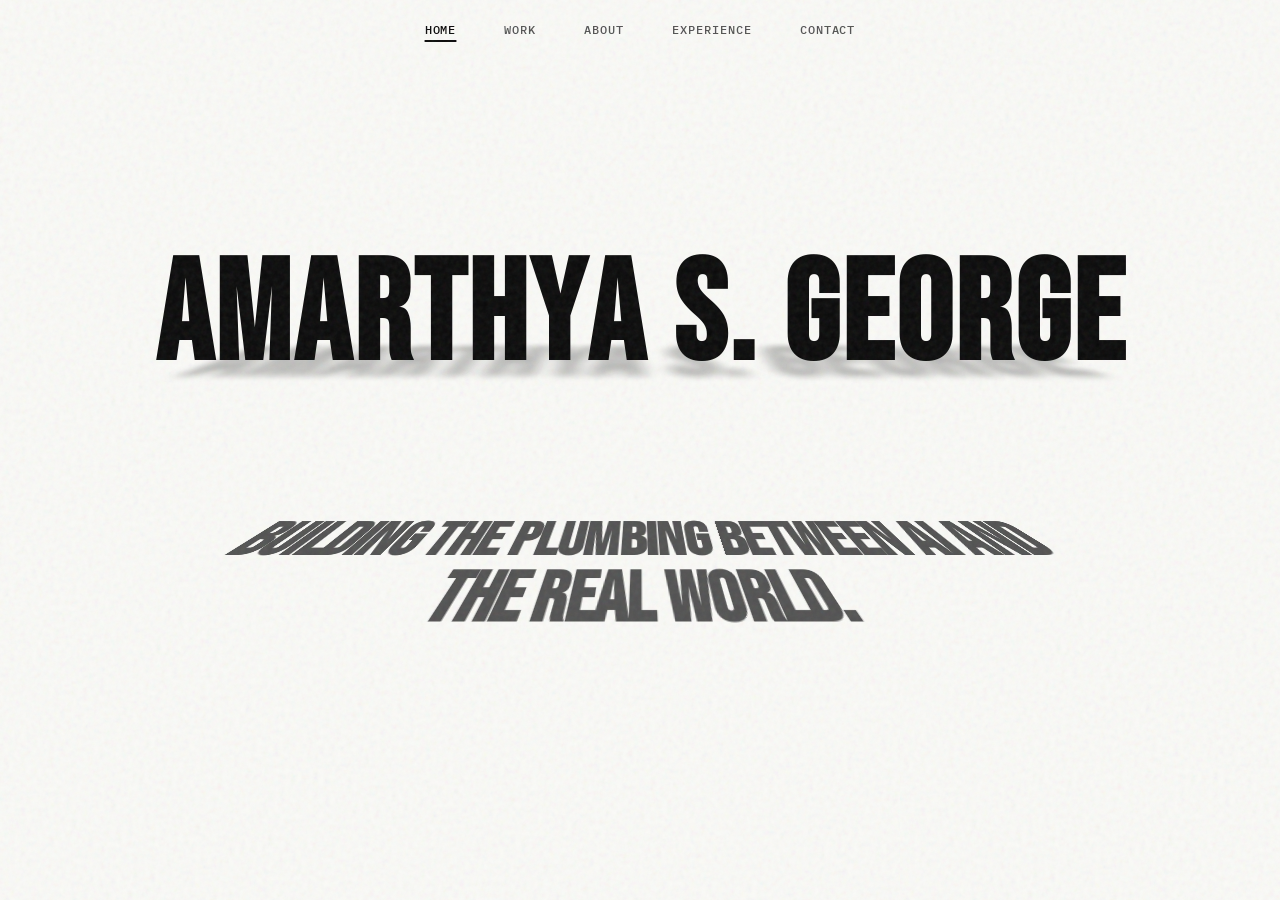
<file: index.html>
<!DOCTYPE html>
<html lang="en">
<head>
<meta charset="UTF-8">
<meta name="viewport" content="width=device-width, initial-scale=1.0, viewport-fit=cover">
<title>Amarthya S. George — Software &amp; AI/ML Engineer</title>
<meta property="og:title" content="Glaks — AI/ML Engineer">
<meta property="og:description" content="Portfolio of Amarthya S. George, Software &amp; AI/ML Engineer building multi-agent pipelines and serverless AI infrastructure.">
<meta property="og:type" content="website">
<link rel="preconnect" href="https://fonts.googleapis.com">
<link href="https://fonts.googleapis.com/css2?family=League+Gothic&family=PT+Serif:ital,wght@0,400;0,700;1,400&family=IBM+Plex+Mono:wght@400;500&family=Inter:wght@300;400;500;600&family=Playfair+Display:ital,wght@0,400;0,500;0,600;1,400;1,500&display=swap" rel="stylesheet">
<link rel="stylesheet" href="css/desktop.css?v=3.0" media="screen and (min-width: 901px)">
<link rel="stylesheet" href="css/mobile.css?v=3.0" media="screen and (max-width: 900px)">
<script src="js/main.js" defer></script>
</head>
<body class="home-page">

<header>
  <nav>
    <div class="navlinks">
      <a href="index.html" class="active">Home</a>
      <a href="work.html">Work</a>
      <a href="about.html">About</a>
      <a href="experience.html">Experience</a>
      <a href="contact.html">Contact</a>
      <div class="nav-footer">
        <a href="https://github.com/Amarthya-sg" target="_blank" rel="noopener noreferrer">GitHub</a>
        <a href="https://linkedin.com/in/amarthya-sg" target="_blank" rel="noopener noreferrer">LinkedIn</a>
        <a href="mailto:amarthyasgeorge@gmail.com">Email</a>
      </div>
    </div>
    <button class="menu-btn" aria-label="Toggle navigation menu" aria-expanded="false">
      <span class="menu-line line-top"></span>
      <span class="menu-line line-mid"></span>
      <span class="menu-line line-bot"></span>
    </button>
  </nav>
</header>

<main class="hero-center-container">
  <div class="hero-eyebrow mobile-only-element">SOFTWARE &amp; AI/ML ENGINEER · MANGALURU</div>
    <h1 class="hero-name reveal stamp-reveal" data-text="Amarthya S. George"><span class="word"><span>A</span><span>m</span><span>a</span><span>r</span><span>t</span><span>h</span><span>y</span><span>a</span></span><span class="space">&nbsp;</span><span class="word"><span>S</span><span>.</span></span><span class="space">&nbsp;</span><span class="word"><span>G</span><span>e</span><span>o</span><span>r</span><span>g</span><span>e</span></span></h1>
  
  <div class="receding-plane-container reveal focus-pull">
    <div class="receding-plane-pivot">
      <p class="receding-plane-text">Building the plumbing between AI and the real world.</p>
    </div>
  </div>
  <div class="hero-chips mobile-only-element">
    <span>Python</span>
    <span>LLMs</span>
    <span>Azure Infra</span>
  </div>
  <div class="hero-rule mobile-only-element"></div>
  <p class="hero-motto mobile-only-element">Software &amp; AI/ML Engineer</p>
</main>

<div class="short-about mobile-only-element reveal">
  <p class="bio-hook"><span class="drop-cap-letter">A</span>n AI/ML engineer who graduated in 2026 with a B.E. in Artificial Intelligence &amp; Data Science from Bearys Institute of Technology, Mangalore. My work sits at the intersection of applied AI and real infrastructure.</p>
  <p class="bio-detail">Currently job-hunting for AI/ML Engineer, Data Analyst, and Python Developer roles.</p>
</div>

<div class="bottom-nav-grid mobile-only-element reveal">
  <a href="work.html" class="bottom-nav-card">
    <span class="title">Selected Work ↗</span>
  </a>
  <a href="about.html" class="bottom-nav-card">
    <span class="title">About Me ↗</span>
  </a>
  <a href="experience.html" class="bottom-nav-card">
    <span class="title">Experience ↗</span>
  </a>
  <a href="contact.html" class="bottom-nav-card">
    <span class="title">Get In Touch ↗</span>
  </a>
</div>

</body>
</html>
</file>
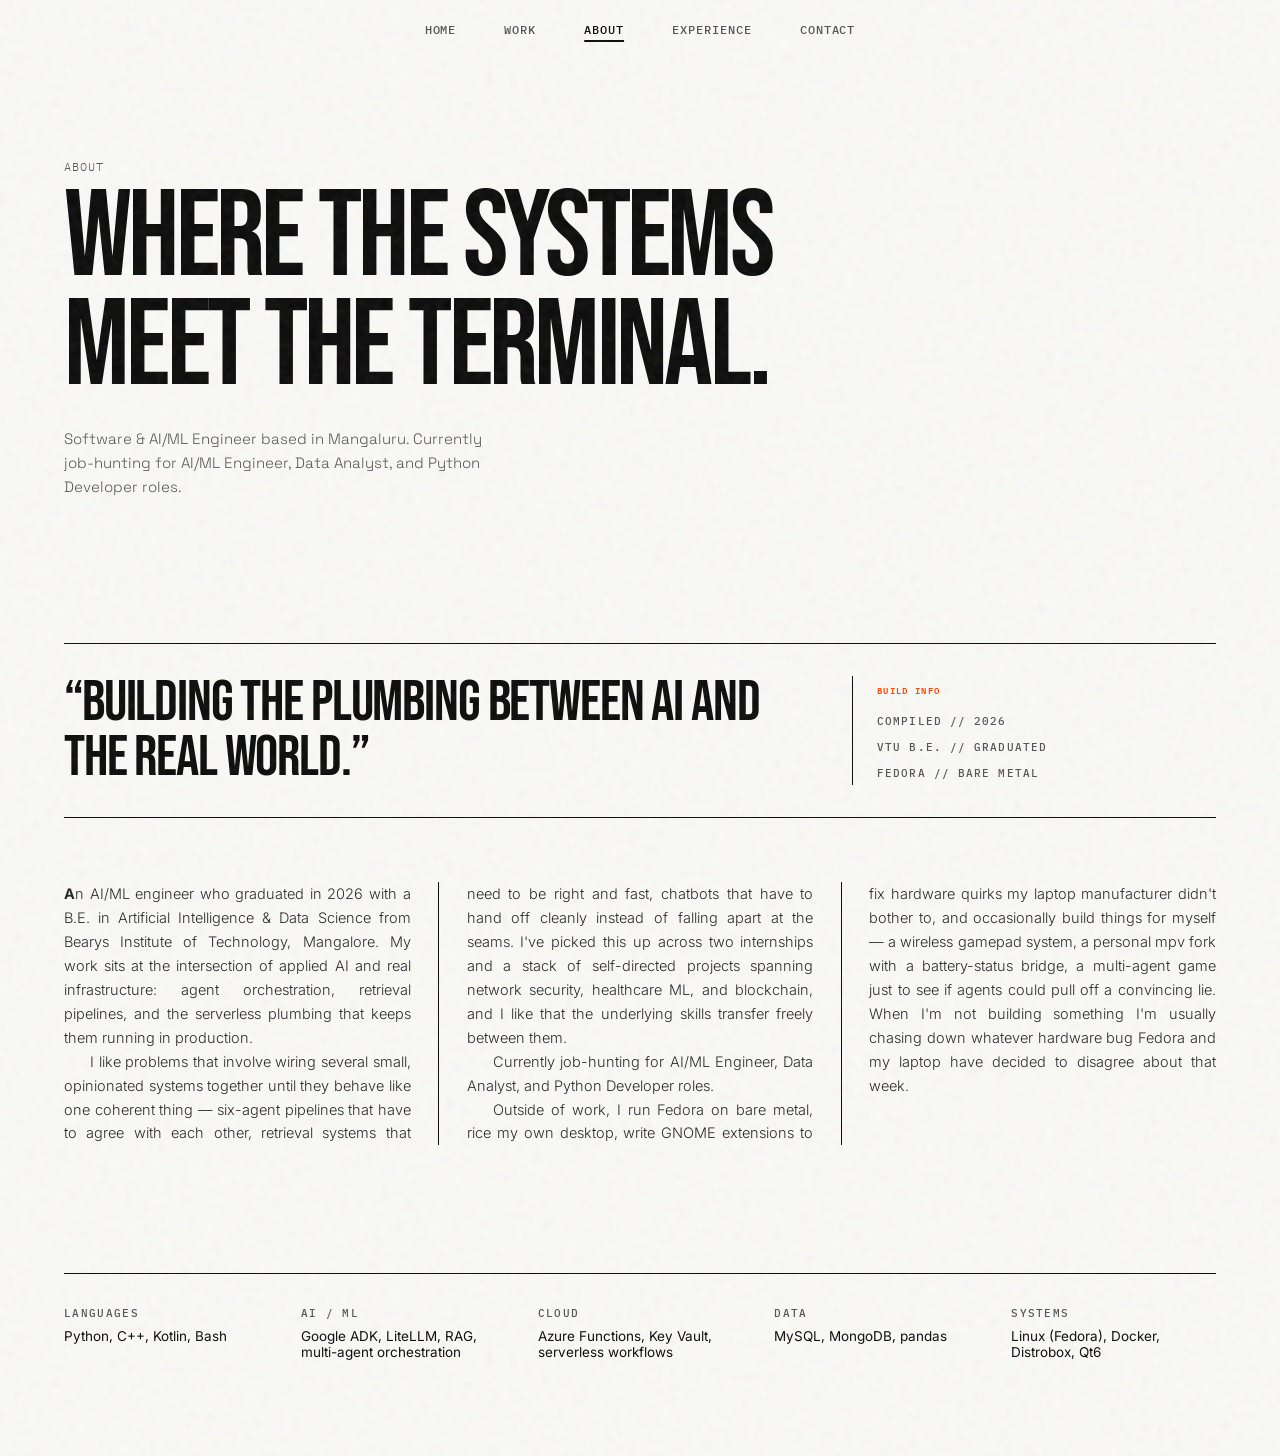
<file: about.html>
<!DOCTYPE html>
<html lang="en">
<head>
<meta charset="UTF-8">
<meta name="viewport" content="width=device-width, initial-scale=1.0, viewport-fit=cover">
<title>About — Glaks</title>
<meta property="og:title" content="Glaks — About">
<meta property="og:description" content="About Amarthya S. George — Software &amp; AI/ML Engineer.">
<meta property="og:type" content="website">
<link rel="preconnect" href="https://fonts.googleapis.com">
<link href="https://fonts.googleapis.com/css2?family=League+Gothic&family=PT+Serif:ital,wght@0,400;0,700;1,400&family=IBM+Plex+Mono:wght@400;500&family=Inter:wght@300;400;500;600&family=Playfair+Display:ital,wght@0,400;0,500;0,600;1,400;1,500&display=swap" rel="stylesheet">
<link rel="stylesheet" href="css/desktop.css?v=3.0" media="screen and (min-width: 901px)">
<link rel="stylesheet" href="css/mobile.css?v=3.0" media="screen and (max-width: 900px)">
<script src="js/main.js" defer></script>
</head>
<body>

<header>
  <nav>
    <div class="nav-mark">Amarthya <span>George</span></div>
    <div class="navlinks">
      <a href="index.html">Home</a>
      <a href="work.html">Work</a>
      <a href="about.html" class="active">About</a>
      <a href="experience.html">Experience</a>
      <a href="contact.html">Contact</a>
      <div class="nav-footer">
        <a href="https://github.com/Amarthya-sg" target="_blank" rel="noopener noreferrer">GitHub</a>
        <a href="https://linkedin.com/in/amarthya-sg" target="_blank" rel="noopener noreferrer">LinkedIn</a>
        <a href="mailto:amarthyasgeorge@gmail.com">Email</a>
      </div>
    </div>
    <button class="menu-btn" aria-label="Toggle navigation menu" aria-expanded="false">
      <span class="menu-line line-top"></span>
      <span class="menu-line line-mid"></span>
      <span class="menu-line line-bot"></span>
    </button>
  </nav>
</header>

<section id="about">
  <div class="sec-head">
    <div>
      <div class="sec-tag">About</div>
      <div class="sec-title reveal stamp-reveal">Where the systems<br>meet the terminal.</div>
    </div>
    <p class="sec-desc">Software &amp; AI/ML Engineer based in Mangaluru. Currently job-hunting for AI/ML Engineer, Data Analyst, and Python Developer roles.</p>
  </div>

  <div class="about-pullquote reveal focus-pull">
    <div class="quote-text">“BUILDING THE PLUMBING BETWEEN AI AND THE REAL WORLD.”</div>
    <div class="quote-stat">
      <span class="stat-label">BUILD INFO</span>
      <span>COMPILED // 2026</span>
      <span>VTU B.E. // GRADUATED</span>
      <span>Fedora // BARE METAL</span>
    </div>
  </div>

  <div class="about-grid">
    <div class="about-copy reveal focus-pull">
      <p><span class="drop-cap-letter">A</span>n AI/ML engineer who graduated in 2026 with a B.E. in Artificial Intelligence &amp; Data Science from Bearys Institute of Technology, Mangalore. My work sits at the intersection of applied AI and real infrastructure: agent orchestration, retrieval pipelines, and the serverless plumbing that keeps them running in production.</p>
      <p>I like problems that involve wiring several small, opinionated systems together until they behave like one coherent thing — six-agent pipelines that have to agree with each other, retrieval systems that need to be right and fast, chatbots that have to hand off cleanly instead of falling apart at the seams. I've picked this up across two internships and a stack of self-directed projects spanning network security, healthcare ML, and blockchain, and I like that the underlying skills transfer freely between them.</p>
      <p>Currently job-hunting for AI/ML Engineer, Data Analyst, and Python Developer roles.</p>
      <p>Outside of work, I run Fedora on bare metal, rice my own desktop, write GNOME extensions to fix hardware quirks my laptop manufacturer didn't bother to, and occasionally build things for myself — a wireless gamepad system, a personal mpv fork with a battery-status bridge, a multi-agent game just to see if agents could pull off a convincing lie. When I'm not building something I'm usually chasing down whatever hardware bug Fedora and my laptop have decided to disagree about that week.</p>
    </div>
    <div class="stack-list reveal focus-pull">
      <div class="stack-row">
        <span class="name">Languages</span>
        <span class="items">Python, C++, Kotlin, Bash</span>
      </div>
      <div class="stack-row">
        <span class="name">AI / ML</span>
        <span class="items">Google ADK, LiteLLM, RAG, multi-agent orchestration</span>
      </div>
      <div class="stack-row">
        <span class="name">Cloud</span>
        <span class="items">Azure Functions, Key Vault, serverless workflows</span>
      </div>
      <div class="stack-row">
        <span class="name">Data</span>
        <span class="items">MySQL, MongoDB, pandas</span>
      </div>
      <div class="stack-row">
        <span class="name">Systems</span>
        <span class="items">Linux (Fedora), Docker, Distrobox, Qt6</span>
      </div>
    </div>
  </div>
</section>

<footer class="mobile-only-element reveal">
  <span>© 2026 Amarthya S. George</span>
  <span>Mangaluru, IN</span>
</footer>

</body>
</html>
</file>
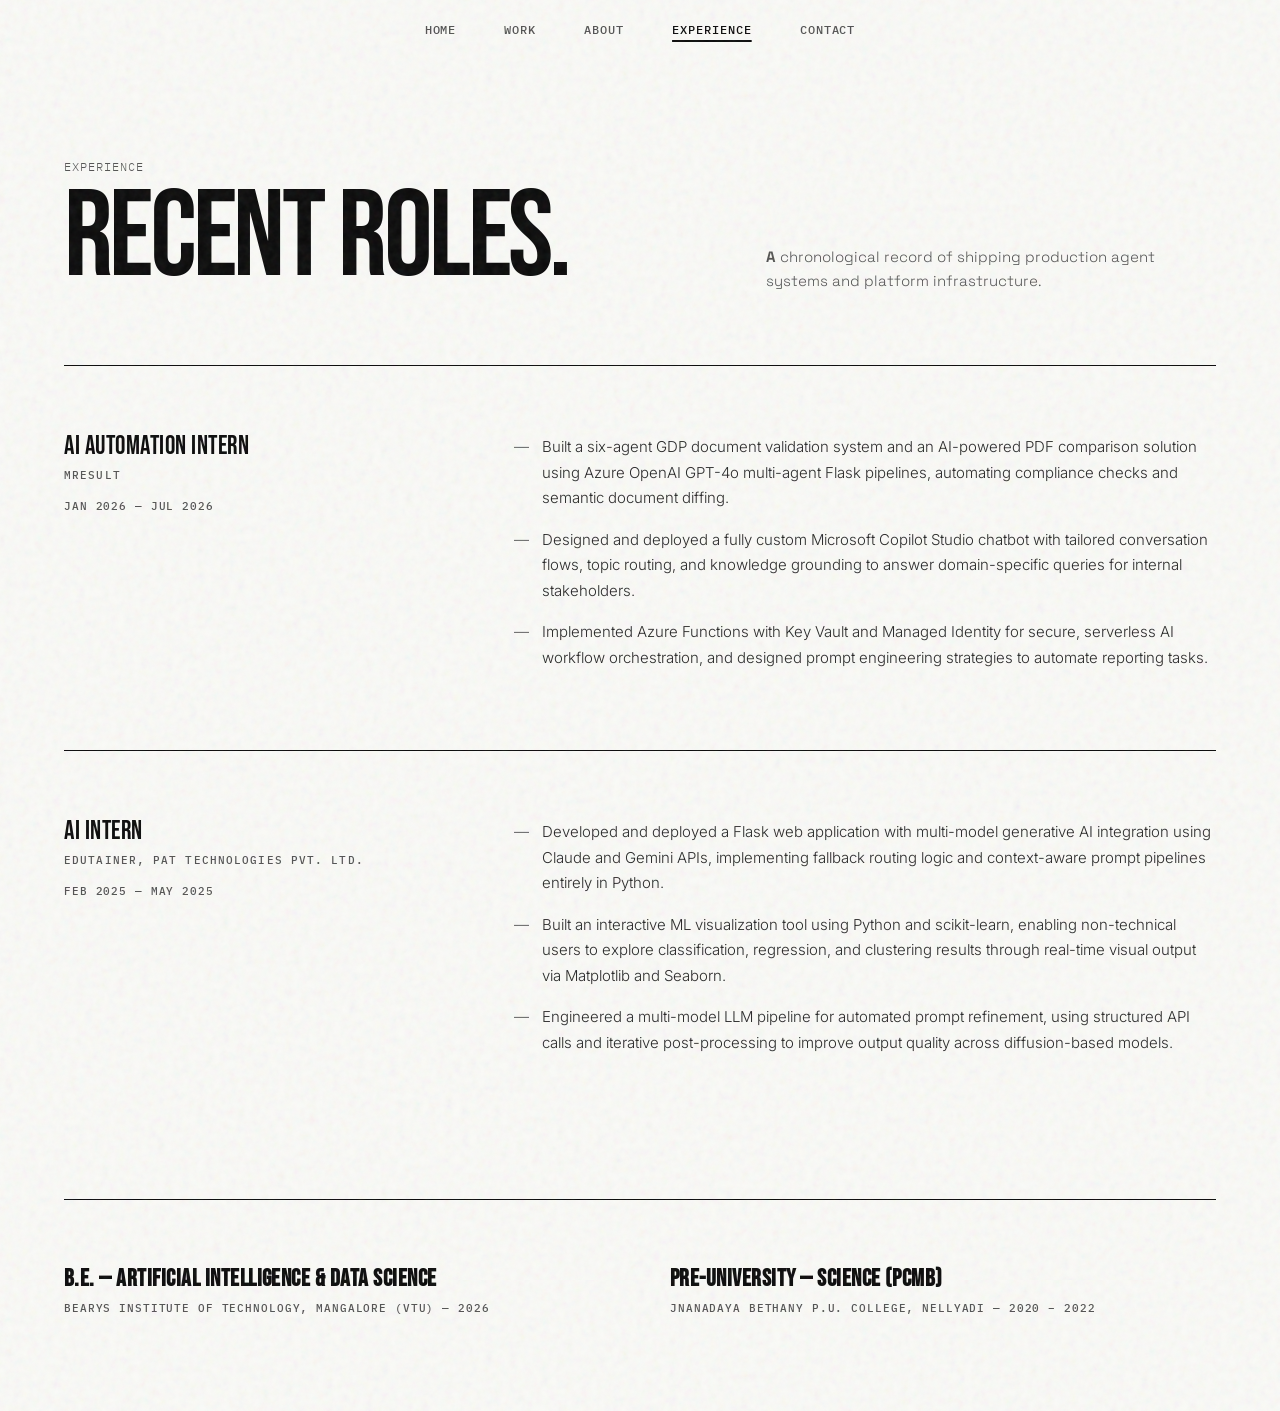
<file: experience.html>
<!DOCTYPE html>
<html lang="en">
<head>
<meta charset="UTF-8">
<meta name="viewport" content="width=device-width, initial-scale=1.0, viewport-fit=cover">
<title>Experience — Glaks</title>
<meta property="og:title" content="Glaks — Experience">
<meta property="og:description" content="Professional experience and roles of Glaks, including Software Engineering Internships at Mresult and PAT Technologies.">
<meta property="og:type" content="website">
<link rel="preconnect" href="https://fonts.googleapis.com">
<link href="https://fonts.googleapis.com/css2?family=League+Gothic&family=PT+Serif:ital,wght@0,400;0,700;1,400&family=IBM+Plex+Mono:wght@400;500&family=Inter:wght@300;400;500;600&family=Playfair+Display:ital,wght@0,400;0,500;0,600;1,400;1,500&display=swap" rel="stylesheet">
<link rel="stylesheet" href="css/desktop.css?v=3.0" media="screen and (min-width: 901px)">
<link rel="stylesheet" href="css/mobile.css?v=3.0" media="screen and (max-width: 900px)">
<script src="js/main.js" defer></script>
</head>
<body>

<header>
  <nav>
    <div class="nav-mark">Amarthya <span>George</span></div>
    <div class="navlinks">
      <a href="index.html">Home</a>
      <a href="work.html">Work</a>
      <a href="about.html">About</a>
      <a href="experience.html" class="active">Experience</a>
      <a href="contact.html">Contact</a>
      <div class="nav-footer">
        <a href="https://github.com/Amarthya-sg" target="_blank" rel="noopener noreferrer">GitHub</a>
        <a href="https://linkedin.com/in/amarthya-sg" target="_blank" rel="noopener noreferrer">LinkedIn</a>
        <a href="mailto:amarthyasgeorge@gmail.com">Email</a>
      </div>
    </div>
    <button class="menu-btn" aria-label="Toggle navigation menu" aria-expanded="false">
      <span class="menu-line line-top"></span>
      <span class="menu-line line-mid"></span>
      <span class="menu-line line-bot"></span>
    </button>
  </nav>
</header>

<section id="experience">
  <div class="sec-head">
    <div>
      <div class="sec-tag">Experience</div>
      <div class="sec-title reveal stamp-reveal">Recent roles.</div>
    </div>
    <p class="sec-desc"><span class="drop-cap-letter">A</span> chronological record of shipping production agent systems and platform infrastructure.</p>
  </div>

  <div class="exp-card reveal focus-pull">
    <div class="exp-top">
      <div class="exp-role">AI Automation Intern<br><span class="exp-org">Mresult</span></div>
      <div class="exp-date">Jan 2026 — Jul 2026</div>
    </div>
    <ul class="exp-list">
      <li>Built a six-agent GDP document validation system and an AI-powered PDF comparison solution using Azure OpenAI GPT-4o multi-agent Flask pipelines, automating compliance checks and semantic document diffing.</li>
      <li>Designed and deployed a fully custom Microsoft Copilot Studio chatbot with tailored conversation flows, topic routing, and knowledge grounding to answer domain-specific queries for internal stakeholders.</li>
      <li>Implemented Azure Functions with Key Vault and Managed Identity for secure, serverless AI workflow orchestration, and designed prompt engineering strategies to automate reporting tasks.</li>
    </ul>
  </div>

  <div class="exp-card reveal focus-pull">
    <div class="exp-top">
      <div class="exp-role">AI Intern<br><span class="exp-org">Edutainer, PAT Technologies Pvt. Ltd.</span></div>
      <div class="exp-date">Feb 2025 — May 2025</div>
    </div>
    <ul class="exp-list">
      <li>Developed and deployed a Flask web application with multi-model generative AI integration using Claude and Gemini APIs, implementing fallback routing logic and context-aware prompt pipelines entirely in Python.</li>
      <li>Built an interactive ML visualization tool using Python and scikit-learn, enabling non-technical users to explore classification, regression, and clustering results through real-time visual output via Matplotlib and Seaborn.</li>
      <li>Engineered a multi-model LLM pipeline for automated prompt refinement, using structured API calls and iterative post-processing to improve output quality across diffusion-based models.</li>
    </ul>
  </div>

  <div class="edu-strip reveal focus-pull">
    <div class="edu-block">
      <h4>B.E. — Artificial Intelligence &amp; Data Science</h4>
      <p>Bearys Institute of Technology, Mangalore (VTU) — 2026</p>
    </div>
    <div class="edu-block">
      <h4>Pre-University — Science (PCMB)</h4>
      <p>Jnanadaya Bethany P.U. College, Nellyadi — 2020 – 2022</p>
    </div>
  </div>
</section>

<footer class="mobile-only-element reveal">
  <span>© 2026 Amarthya S. George</span>
  <span>Mangaluru, IN</span>
</footer>

</body>
</html>
</file>
<file: css/desktop.css>
@import url('https://fonts.googleapis.com/css2?family=Bebas+Neue&family=Space+Grotesk:wght@300;400;500;600&family=IBM+Plex+Mono:wght@400;500&display=swap');

:root {
  --ink: #0A0A0A;
  --paper: #FAFAF7;
  --paper-alt: #F1F0EB;
  --muted: #525252;
  --body-text: #262626;
  --border: #0A0A0A;
  --border-hairline: #E4E4E0;
  --accent: #FF4500;
}

/* Drop cap reset for desktop viewports */
.drop-cap-letter {
  font-family: inherit !important;
  font-size: inherit !important;
  float: none !important;
  line-height: inherit !important;
  margin: 0 !important;
  color: inherit !important;
  text-transform: none !important;
}

* {
  margin: 0;
  padding: 0;
  box-sizing: border-box;
  border-radius: 0 !important;
  box-shadow: none !important;
}

html {
  scroll-behavior: smooth;
}

body {
  background-color: var(--paper);
  color: var(--ink);
  font-family: 'Space Grotesk', sans-serif;
  font-weight: 300;
  overflow-x: hidden;
  display: flex;
  flex-direction: column;
  min-height: 100vh;
  position: relative;
}

body::before {
  content: "";
  position: fixed;
  inset: 0;
  width: 100%;
  height: 100%;
  opacity: 0.025;
  pointer-events: none;
  z-index: 9999;
  background-image: url("data:image/svg+xml,%3Csvg viewBox='0 0 200 200' xmlns='http://www.w3.org/2000/svg'%3E%3Cfilter id='noiseFilter'%3E%3CfeTurbulence type='fractalNoise' baseFrequency='0.65' numOctaves='3' stitchTiles='stitch'/%3E%3C/filter%3E%3Crect width='100%25' height='100%25' filter='url(%23noiseFilter)'/%3E%3C/svg%3E");
}

.mobile-only-section, .mobile-only-element, .nav-mark {
  display: none;
}

.navlinks a .idx, .nav-footer {
  display: none;
}

/* SCROLL REVEAL */
.reveal {
  opacity: 0;
  transform: translateY(16px);
  transition: opacity 0.7s cubic-bezier(0.19, 1, 0.22, 1), transform 0.7s cubic-bezier(0.19, 1, 0.22, 1);
}

.reveal.in-view {
  opacity: 1;
  transform: translateY(0);
}

@media (prefers-reduced-motion: reduce) {
  .reveal {
    opacity: 1 !important;
    transform: none !important;
    transition: none !important;
  }
}

/* High-density print film grain texture overlay (9% opacity) */
body::before {
  content: "";
  position: fixed;
  inset: 0;
  width: 100%;
  height: 100%;
  opacity: 0.09;
  pointer-events: none;
  z-index: 9999;
  background-image: url("data:image/svg+xml,%3Csvg viewBox='0 0 200 200' xmlns='http://www.w3.org/2000/svg'%3E%3Cfilter id='noiseFilter'%3E%3CfeTurbulence type='fractalNoise' baseFrequency='0.8' numOctaves='3' stitchTiles='stitch'/%3E%3C/filter%3E%3Crect width='100%25' height='100%25' filter='url(%23noiseFilter)'/%3E%3C/svg%3E");
}

/* Global focus outlines */
*:focus {
  outline: none;
}
*:focus-visible {
  outline: 3px solid var(--ink) !important;
  outline-offset: 2px !important;
}

a {
  color: inherit;
  text-decoration: none;
}

.wrap {
  padding: 0 clamp(48px, 6vw, 64px);
}

/* Structural outer frame (Removed) */
.frame {
  display: none;
}

/* HEADER & NAVIGATION */
header {
  position: sticky;
  top: 0;
  z-index: 80;
  background: var(--paper);
}

nav {
  display: flex;
  justify-content: space-between;
  align-items: center;
  padding: 22px clamp(48px, 6vw, 64px);
  position: relative;
}

.navlinks {
  display: flex;
  justify-content: center;
  gap: 48px;
  width: auto;
  margin: 0 auto;
  align-items: center;
}

.navlinks a {
  font-family: 'IBM Plex Mono', monospace;
  font-size: 12px;
  font-weight: 500;
  text-transform: uppercase;
  letter-spacing: 0.08em;
  color: var(--muted);
  position: relative;
  padding-bottom: 4px;
  display: inline-block;
  transition: transform 0.3s cubic-bezier(0.16, 1, 0.3, 1), color 0.2s ease;
}

.navlinks a:hover {
  color: var(--ink);
  transform: translateY(-4px);
}

.navlinks a::after {
  content: '';
  position: absolute;
  left: 0;
  bottom: 0;
  width: 0;
  height: 2px;
  background: var(--ink);
  transition: width 0.2s ease-out;
}

.navlinks a:hover::after {
  width: 100%;
}

.navlinks a.active {
  color: var(--ink);
  text-decoration: underline;
  text-underline-offset: 6px;
  text-decoration-thickness: 2px;
}

.navlinks a.active::after {
  display: none;
}

.nav-cta {
  font-family: 'IBM Plex Mono', monospace;
  font-size: 12px;
  font-weight: 500;
  text-transform: uppercase;
  letter-spacing: 0.08em;
  border: 2px solid var(--border);
  padding: 10px 20px;
  background: transparent;
  color: var(--ink);
  display: inline-block;
  transition: transform 0.3s cubic-bezier(0.16, 1, 0.3, 1), background 0.15s ease, color 0.15s ease;
}

.nav-cta:hover {
  background: var(--ink);
  color: var(--paper);
  transform: translateY(-4px);
}

.menu-btn {
  display: none;
  background: none;
  border: none;
  font-size: 24px;
  cursor: pointer;
  color: var(--ink);
  padding: 12px;
  margin-right: -12px;
  line-height: 1;
  z-index: 101;
}

.nav-cta-mobile {
  display: none;
}

/* LAYOUT & SECTIONS */
section {
  padding: 96px clamp(48px, 6vw, 64px);
  width: 100%;
  position: relative;
  flex: 1;
  display: flex;
  flex-direction: column;
  justify-content: center;
}

.sec-head {
  display: flex;
  justify-content: space-between;
  align-items: flex-end;
  margin-bottom: 56px;
  gap: 24px;
  flex-wrap: wrap;
  padding-bottom: 16px;
}

.sec-tag {
  font-family: 'IBM Plex Mono', monospace;
  font-size: 12px;
  color: var(--muted);
  margin-bottom: 10px;
  letter-spacing: 0.08em;
  text-transform: uppercase;
}

.sec-title {
  font-family: 'Bebas Neue', sans-serif;
  font-size: clamp(4.5rem, 9.5vw, 9.5rem);
  line-height: 0.9;
  letter-spacing: -0.03em;
  text-transform: uppercase;
  display: inline-block;
  transition: transform 0.3s cubic-bezier(0.16, 1, 0.3, 1);
  transform-style: preserve-3d;
}

.sec-title:hover {
  transform: translateY(-8px) scale(1.02);
}

.sec-desc {
  max-width: 450px;
  font-size: 15px;
  color: var(--muted);
  line-height: 1.6;
}

/* CENTERED HERO */
.hero-center-container {
  flex: 1;
  display: flex;
  flex-direction: column;
  justify-content: center;
  align-items: center;
  text-align: center;
  padding: 80px 60px;
  min-height: calc(100vh - 160px);
  perspective: 1200px;
  transform-style: preserve-3d;
}

.hero-name {
  font-family: 'Bebas Neue', sans-serif;
  font-size: clamp(3rem, 11vw, 9rem);
  line-height: 0.95;
  letter-spacing: 0.02em;
  text-transform: uppercase;
  color: var(--ink);
  margin-bottom: 24px;
  position: relative;
  transform-style: preserve-3d;
}

.hero-name span {
  display: inline-block;
  transition: transform 0.3s cubic-bezier(0.16, 1, 0.3, 1);
  transform-style: preserve-3d;
}

.hero-name .word {
  display: inline-block;
  white-space: nowrap;
  transform-style: preserve-3d;
}

.hero-name .space {
  display: inline-block;
}

.hero-name span:not(.space):hover {
  transform: translateY(-20px) scale(1.18) translateZ(35px);
}

.hero-name::after {
  content: attr(data-text);
  position: absolute;
  left: 0;
  top: 0;
  width: 100%;
  color: transparent;
  text-shadow: 0 0 16px rgba(10, 10, 10, 0.45);
  transform-origin: 50% 100%;
  transform: rotateX(75deg) scaleY(2.0);
  filter: blur(5px);
  opacity: 0.65;
  pointer-events: none;
  z-index: -1;
}

.hero-motto {
  font-family: 'IBM Plex Mono', monospace;
  font-size: clamp(10px, 2.5vw, 12px);
  text-transform: uppercase;
  letter-spacing: 0.15em;
  color: var(--muted);
  max-width: 720px;
  line-height: 1.65;
}

/* ABOUT SECTION */
#about .sec-head {
  margin-bottom: 64px;
}

.about-pullquote {
  display: grid;
  grid-template-columns: 2fr 1fr;
  gap: 60px;
  border-top: 1px solid var(--ink);
  border-bottom: 1px solid var(--ink);
  padding: 32px 0;
  margin: 64px 0;
  transform-style: preserve-3d;
}

.about-pullquote .quote-text {
  font-family: 'Bebas Neue', sans-serif;
  font-size: clamp(2.25rem, 4.5vw, 4.5rem);
  line-height: 0.95;
  letter-spacing: -0.02em;
  text-transform: uppercase;
  color: var(--ink);
}

.about-pullquote .quote-stat {
  display: flex;
  flex-direction: column;
  justify-content: center;
  gap: 12px;
  font-family: 'IBM Plex Mono', monospace;
  font-size: 11px;
  font-weight: 500;
  text-transform: uppercase;
  letter-spacing: 0.1em;
  color: var(--muted);
  border-left: 1px solid var(--border);
  padding-left: 24px;
}

.stat-label {
  font-size: 9px;
  letter-spacing: 0.15em;
  color: var(--accent);
  margin-bottom: 4px;
  font-weight: 600;
}

.about-grid {
  display: flex;
  flex-direction: column;
  gap: 64px;
}

.about-copy {
  column-count: 3;
  column-gap: 56px;
  column-rule: 1px solid var(--ink);
  text-align: justify;
  max-width: none;
}

.about-copy p {
  font-family: 'Inter', sans-serif;
  font-size: 14.5px;
  line-height: 1.65;
  color: var(--body-text);
  margin-bottom: 0;
  text-indent: 1.8em;
}

.about-copy p:first-child {
  font-family: 'Inter', sans-serif;
  font-size: 14.5px;
  line-height: 1.65;
  color: var(--body-text);
  margin-bottom: 0;
  text-transform: none;
  letter-spacing: 0;
  text-indent: 0;
}

.drop-cap-letter {
  font-family: 'Bebas Neue', sans-serif;
  font-size: 80px;
  float: left;
  line-height: 0.75;
  margin-top: 4px;
  margin-right: 12px;
  color: var(--ink);
  font-weight: bold;
}

.stack-list {
  display: grid;
  grid-template-columns: repeat(5, 1fr);
  border-left: none;
  border-top: 1px solid var(--ink);
  padding-left: 0;
  padding-top: 32px;
  margin-top: 64px;
  gap: 32px;
}

.stack-row {
  display: flex;
  flex-direction: column;
  align-items: start;
  gap: 8px;
}

.stack-row .name {
  font-family: 'IBM Plex Mono', monospace;
  font-size: 11px;
  font-weight: 500;
  text-transform: uppercase;
  letter-spacing: 0.12em;
  color: var(--muted);
}

.stack-row .items {
  font-family: 'Inter', sans-serif;
  font-size: 13.5px;
  font-weight: 400;
  color: var(--ink);
  text-align: left;
  max-width: none;
}

/* WORK SECTION */
.work-list {
  display: flex;
  flex-direction: column;
  gap: 0;
  border-top: 1px solid var(--border);
}

.work-item {
  display: grid;
  grid-template-columns: 60px 1.5fr 2fr 1.2fr;
  gap: 40px;
  align-items: center;
  padding: 32px 24px;
  border-bottom: 1px solid var(--border-hairline);
  background: transparent;
  transition: background 0.25s cubic-bezier(0.16, 1, 0.3, 1), 
              padding-left 0.25s cubic-bezier(0.16, 1, 0.3, 1),
              color 0.25s cubic-bezier(0.16, 1, 0.3, 1);
}

/* Signature Monochrome Instant Inversion on Hover */
.work-item:hover {
  background: var(--ink);
  color: var(--paper) !important;
  padding-left: 36px; /* slide right slightly on hover */
}

.work-item:hover .work-desc,
.work-item:hover .work-idx {
  color: var(--paper-alt) !important;
}

.work-idx {
  font-family: 'IBM Plex Mono', monospace;
  font-size: 12px;
  color: var(--muted);
  letter-spacing: 0.08em;
}

.work-name {
  font-family: 'Bebas Neue', sans-serif;
  font-size: clamp(1.6rem, 2.4vw, 2.2rem);
  text-transform: uppercase;
  letter-spacing: 0.02em;
  display: flex;
  flex-direction: column;
  gap: 4px;
}

.work-name span {
  font-family: 'IBM Plex Mono', monospace;
  font-size: 10px;
  font-weight: 500;
  text-transform: uppercase;
  letter-spacing: 0.08em;
  color: var(--muted);
}

.work-item:hover .work-name {
  color: var(--paper) !important;
}

.work-item:hover .work-name span {
  color: var(--paper-alt) !important;
}

.work-desc {
  font-family: 'Inter', sans-serif;
  font-size: 14.5px;
  font-weight: 300;
  line-height: 1.65;
  color: var(--muted);
  max-width: 55ch;
}

.work-tags {
  display: flex;
  flex-wrap: wrap;
  gap: 8px;
  font-family: 'IBM Plex Mono', monospace;
  font-size: 10px;
  color: var(--muted);
  text-transform: uppercase;
  letter-spacing: 0.06em;
}

.work-tags span {
  padding: 4px 10px;
  border: 1px solid var(--border-hairline);
  transition: border-color 0.25s ease;
}

.work-item:hover .work-tags span {
  border-color: rgba(250, 250, 247, 0.3) !important;
  color: var(--paper-alt) !important;
}

/* EXPERIENCE SECTION */
.exp-card {
  display: grid;
  grid-template-columns: 1fr 1.8fr;
  gap: 60px;
  border-top: 1px solid var(--border);
  background: transparent;
  padding: 64px 0;
  margin-bottom: 0;
}

.exp-top {
  display: flex;
  flex-direction: column;
  gap: 16px;
  margin-bottom: 0;
  padding-bottom: 0;
}

.exp-role {
  font-family: 'Bebas Neue', sans-serif;
  font-size: 26px;
  text-transform: uppercase;
  letter-spacing: 0.02em;
  line-height: 1.3;
  color: var(--ink);
}

.exp-org {
  font-family: 'IBM Plex Mono', monospace;
  font-size: 11px;
  font-weight: 500;
  text-transform: uppercase;
  letter-spacing: 0.1em;
  color: var(--muted);
  margin-top: 4px;
  display: block;
}

.exp-date {
  font-family: 'IBM Plex Mono', monospace;
  font-size: 11px;
  font-weight: 500;
  text-transform: uppercase;
  letter-spacing: 0.08em;
  color: var(--muted);
}

.exp-list {
  list-style: none;
  padding-top: 4px;
}

.exp-list li {
  font-family: 'Inter', sans-serif;
  font-size: 15px;
  font-weight: 300;
  line-height: 1.7;
  color: var(--body-text);
  margin-bottom: 16px;
  padding-left: 28px;
  position: relative;
}

.exp-list li::before {
  content: '—';
  position: absolute;
  left: 0;
  color: var(--muted);
  font-weight: 300;
}

.edu-strip {
  display: grid;
  grid-template-columns: 1fr 1fr;
  gap: 60px;
  border-top: 1px solid var(--border);
  padding-top: 64px;
  margin-top: 64px;
}

.edu-block h4 {
  font-family: 'Bebas Neue', sans-serif;
  font-size: 24px;
  text-transform: uppercase;
  letter-spacing: 0.02em;
  margin-bottom: 8px;
  color: var(--ink);
}

.edu-block p {
  font-family: 'IBM Plex Mono', monospace;
  font-size: 11px;
  font-weight: 500;
  text-transform: uppercase;
  letter-spacing: 0.08em;
  color: var(--muted);
}

/* CONTACT SECTION */
.contact-wrap {
  text-align: center;
  padding-top: 100px;
  padding-bottom: 100px;
  perspective: 1200px;
  transform-style: preserve-3d;
}

.contact-wrap .sec-tag {
  display: flex;
  justify-content: center;
}

.contact-title {
  font-family: 'League Gothic', sans-serif;
  font-size: clamp(2.5rem, 8vw, 7.5rem);
  line-height: 0.85;
  letter-spacing: -0.01em;
  text-transform: uppercase;
  max-width: 850px;
  margin: 0 auto 56px;
  display: inline-block;
  position: relative;
  transition: transform 0.3s cubic-bezier(0.16, 1, 0.3, 1);
  transform-style: preserve-3d;
}

.contact-title::after {
  content: attr(data-text);
  position: absolute;
  left: 0;
  top: 0;
  width: 100%;
  color: transparent;
  text-shadow: 0 0 16px rgba(10, 10, 10, 0.45);
  transform-origin: 50% 100%;
  transform: rotateX(75deg) scaleY(2.0);
  filter: blur(5px);
  opacity: 0.65;
  pointer-events: none;
  z-index: -1;
  white-space: pre-wrap;
}

.contact-title:hover {
  transform: translateY(-12px) scale(1.02);
}

.contact-links {
  display: flex;
  justify-content: center;
  gap: 24px;
  flex-wrap: wrap;
}

.contact-links a {
  font-family: 'IBM Plex Mono', monospace;
  font-size: 13px;
  font-weight: 500;
  text-transform: uppercase;
  letter-spacing: 0.08em;
  padding: 8px 12px;
  transition: background 0.15s ease, color 0.15s ease;
}

.contact-links a:hover {
  background: var(--ink);
  color: var(--paper);
  transition: none; /* instant inversion */
}

/* RESPONSIVE OVERRIDES */

/* REDUCED MOTION OVERRIDES */
@media (prefers-reduced-motion: reduce) {
  * {
    animation-delay: 0s !important;
    animation-duration: 0s !important;
    animation-iteration-count: 1 !important;
    transition-duration: 0s !important;
    scroll-behavior: auto !important;
  }
  
  .navlinks a::after {
    display: none !important;
  }
}



/* NATIVE PAGE VIEW TRANSITIONS */
@view-transition {
  navigation: auto;
}

/* PRESS FLASH PAGE LOAD TRANSITION */
@keyframes pressFlash {
  0% {
    opacity: 0.4;
    filter: contrast(1.8) brightness(1.3);
  }
  15% {
    opacity: 0.95;
    filter: contrast(1.4) brightness(1.1);
  }
  30% {
    opacity: 0.75;
    filter: contrast(1.6) brightness(1.2);
  }
  100% {
    opacity: 1;
    filter: contrast(1) brightness(1);
  }
}

body {
  animation: pressFlash 0.35s cubic-bezier(0.25, 1, 0.5, 1) forwards;
}

/* Staggered navigation links entrance fade-in */
@keyframes navLinkFade {
  from {
    opacity: 0;
    transform: translateY(-8px);
  }
  to {
    opacity: 1;
    transform: translateY(0);
  }
}

.navlinks a {
  opacity: 0;
  animation: navLinkFade 0.45s cubic-bezier(0.16, 1, 0.3, 1) both;
}
.navlinks a:nth-child(1) { animation-delay: 0.1s; }
.navlinks a:nth-child(2) { animation-delay: 0.15s; }
.navlinks a:nth-child(3) { animation-delay: 0.2s; }
.navlinks a:nth-child(4) { animation-delay: 0.25s; }
.navlinks a:nth-child(5) { animation-delay: 0.3s; }

/* SCROLL REVEAL ANIMATIONS */

/* Snappy Stamp Reveal for Titles */
.reveal.stamp-reveal {
  opacity: 0;
  transform: scale(1.05) translateY(-8px);
  transition: opacity 0.45s cubic-bezier(0.25, 1, 0.5, 1),
              transform 0.45s cubic-bezier(0.25, 1, 0.5, 1);
}
.reveal.stamp-reveal.in-view {
  opacity: 1;
  transform: scale(1) translateY(0);
}
.sec-title.in-view:hover, .contact-title.in-view:hover {
  transform: translateY(-8px) scale(1.02);
}

/* Blur-to-Sharp Focus Pull for Text Blocks */
.reveal.focus-pull {
  opacity: 0;
  transform: translateY(16px);
  filter: blur(6px);
  transition: opacity 0.6s cubic-bezier(0.16, 1, 0.3, 1),
              transform 0.6s cubic-bezier(0.16, 1, 0.3, 1),
              filter 0.6s cubic-bezier(0.16, 1, 0.3, 1);
}
.reveal.focus-pull.in-view {
  opacity: 1;
  transform: translateY(0);
  filter: blur(0);
}

/* Staggered project list reveals */
.work-item.reveal {
  opacity: 0;
  transform: translateY(16px);
  transition: opacity 0.5s cubic-bezier(0.16, 1, 0.3, 1),
              transform 0.5s cubic-bezier(0.16, 1, 0.3, 1),
              background 0.25s cubic-bezier(0.16, 1, 0.3, 1), 
              padding-left 0.25s cubic-bezier(0.16, 1, 0.3, 1),
              color 0.25s cubic-bezier(0.16, 1, 0.3, 1);
}
.work-item.reveal.in-view {
  opacity: 1;
  transform: translateY(0);
}
.work-item.reveal:nth-child(1) { transition-delay: 0s, 0s, 0s, 0s, 0s; }
.work-item.reveal:nth-child(2) { transition-delay: 0.08s, 0.08s, 0s, 0s, 0s; }
.work-item.reveal:nth-child(3) { transition-delay: 0.16s, 0.16s, 0s, 0s, 0s; }
.work-item.reveal:nth-child(4) { transition-delay: 0.24s, 0.24s, 0s, 0s, 0s; }
.work-item.reveal:nth-child(5) { transition-delay: 0.32s, 0.32s, 0s, 0s, 0s; }

/* Rubber Stamp Badge ("GLAKS SYSTEMS") */
.hero-stamp-wrapper {
  display: flex;
  justify-content: center;
  margin-bottom: 24px;
}
.stamp-badge {
  display: inline-block;
  border: 1.5px dashed var(--ink);
  padding: 6px 12px;
  font-family: 'IBM Plex Mono', monospace;
  font-size: 11px;
  font-weight: 500;
  text-transform: uppercase;
  color: var(--ink);
  letter-spacing: 0.12em;
  transform: rotate(-8deg);
  opacity: 0;
  user-select: none;
}
@keyframes rubberStamp {
  0% {
    opacity: 0;
    transform: scale(2) rotate(-25deg);
    filter: blur(4px);
  }
  50% {
    opacity: 0.8;
    transform: scale(0.9) rotate(-6deg);
    filter: blur(0);
  }
  65% {
    transform: scale(1.05) rotate(-9deg);
  }
  80% {
    transform: scale(0.97) rotate(-7deg);
  }
  100% {
    opacity: 1;
    transform: scale(1) rotate(-8deg);
  }
}
.stamp-badge.reveal.in-view {
  animation: rubberStamp 0.45s cubic-bezier(0.25, 1, 0.5, 1) forwards;
}

/* MICRO-INTERACTIONS */

/* Draw underline from left-to-right on link hover */
.contact-links a, .nav-footer a {
  position: relative;
  text-decoration: none;
}
.contact-links a::after, .nav-footer a::after {
  content: '';
  position: absolute;
  width: 100%;
  height: 1px;
  bottom: 0;
  left: 0;
  background-color: currentColor;
  transform: scaleX(0);
  transform-origin: bottom left;
  transition: transform 0.25s cubic-bezier(0.16, 1, 0.3, 1);
}
.contact-links a:hover::after, .nav-footer a:hover::after {
  transform: scaleX(1);
}

/* Ink press tactile scale click effect on tags */
.work-tags span, .sec-tag {
  transition: transform 0.15s ease, opacity 0.15s ease, border-color 0.25s ease;
}
.work-tags span:active, .sec-tag:active {
  transform: scale(0.92);
  opacity: 0.7;
}

/* RECEDING TEXT PLANE */
.receding-plane-container {
  position: relative;
  width: 100%;
  height: 280px;
  overflow: hidden;
  margin-top: 24px;
}

.receding-plane-pivot {
  position: absolute;
  inset: 0;
  display: flex;
  align-items: center;
  justify-content: center;
  perspective: 200px;
  transform-style: preserve-3d;
}

.receding-plane-text {
  width: 100%;
  max-width: 850px;
  font-family: 'Bebas Neue', sans-serif;
  font-size: clamp(2rem, 5.5vw, 4.5rem);
  font-weight: bold;
  text-transform: uppercase;
  color: var(--muted);
  text-align: center;
  line-height: 1.0;
  letter-spacing: -0.01em;
  transform: rotateX(36deg) translateY(0px) translateZ(10px);
  transform-style: preserve-3d;
}
</file>
<file: css/mobile.css>
@import url('https://fonts.googleapis.com/css2?family=Bebas+Neue&family=Space+Grotesk:wght@300;400;500;600&family=IBM+Plex+Mono:wght@400;500&display=swap');

:root {
  --ink: #0A0A0A;
  --paper: #FAFAF7;
  --paper-alt: #F1F0EB;
  --muted: #525252;
  --body-text: #262626;
  --border: #0A0A0A;
  --border-hairline: #E4E4E0;
  --accent: #FF4500;
}

/* Drop cap reset for desktop viewports */
.drop-cap-letter {
  font-family: inherit !important;
  font-size: inherit !important;
  float: none !important;
  line-height: inherit !important;
  margin: 0 !important;
  color: inherit !important;
  text-transform: none !important;
}

* {
  margin: 0;
  padding: 0;
  box-sizing: border-box;
  border-radius: 0 !important;
  box-shadow: none !important;
}

html {
  scroll-behavior: smooth;
}

body {
  background-color: var(--paper);
  color: var(--ink);
  font-family: 'Space Grotesk', sans-serif;
  font-weight: 300;
  overflow-x: hidden;
  display: flex;
  flex-direction: column;
  min-height: 100vh;
  position: relative;
}

body::before {
  content: "";
  position: fixed;
  inset: 0;
  width: 100%;
  height: 100%;
  opacity: 0.025;
  pointer-events: none;
  z-index: 9999;
  background-image: url("data:image/svg+xml,%3Csvg viewBox='0 0 200 200' xmlns='http://www.w3.org/2000/svg'%3E%3Cfilter id='noiseFilter'%3E%3CfeTurbulence type='fractalNoise' baseFrequency='0.65' numOctaves='3' stitchTiles='stitch'/%3E%3C/filter%3E%3Crect width='100%25' height='100%25' filter='url(%23noiseFilter)'/%3E%3C/svg%3E");
}

.mobile-only-section, .mobile-only-element, .nav-mark {
  display: none;
}

.navlinks a .idx, .nav-footer {
  display: none;
}

/* SCROLL REVEAL */
.reveal {
  opacity: 0;
  transform: translateY(16px);
  transition: opacity 0.7s cubic-bezier(0.19, 1, 0.22, 1), transform 0.7s cubic-bezier(0.19, 1, 0.22, 1);
}

.reveal.in-view {
  opacity: 1;
  transform: translateY(0);
}

@media (prefers-reduced-motion: reduce) {
  .reveal {
    opacity: 1 !important;
    transform: none !important;
    transition: none !important;
  }
}

/* High-density print film grain texture overlay (9% opacity) */
body::before {
  content: "";
  position: fixed;
  inset: 0;
  width: 100%;
  height: 100%;
  opacity: 0.09;
  pointer-events: none;
  z-index: 9999;
  background-image: url("data:image/svg+xml,%3Csvg viewBox='0 0 200 200' xmlns='http://www.w3.org/2000/svg'%3E%3Cfilter id='noiseFilter'%3E%3CfeTurbulence type='fractalNoise' baseFrequency='0.8' numOctaves='3' stitchTiles='stitch'/%3E%3C/filter%3E%3Crect width='100%25' height='100%25' filter='url(%23noiseFilter)'/%3E%3C/svg%3E");
}

/* Global focus outlines */
*:focus {
  outline: none;
}
*:focus-visible {
  outline: 3px solid var(--ink) !important;
  outline-offset: 2px !important;
}

a {
  color: inherit;
  text-decoration: none;
}

.wrap {
  padding: 0 60px;
}

/* Structural outer frame (Removed) */
.frame {
  display: none;
}

/* HEADER & NAVIGATION */
header {
  position: sticky;
  top: 0;
  z-index: 80;
  background: var(--paper);
}

nav {
  display: flex;
  justify-content: space-between;
  align-items: center;
  padding: 22px 60px;
  position: relative;
}

.navlinks {
  display: flex;
  justify-content: space-between;
  width: 100%;
  align-items: center;
}

.navlinks a {
  font-family: 'IBM Plex Mono', monospace;
  font-size: 12px;
  font-weight: 500;
  text-transform: uppercase;
  letter-spacing: 0.08em;
  color: var(--muted);
  position: relative;
  padding-bottom: 4px;
  display: inline-block;
  transition: transform 0.3s cubic-bezier(0.16, 1, 0.3, 1), color 0.2s ease;
}

.navlinks a:hover {
  color: var(--ink);
  transform: translateY(-4px);
}

.navlinks a::after {
  content: '';
  position: absolute;
  left: 0;
  bottom: 0;
  width: 0;
  height: 2px;
  background: var(--ink);
  transition: width 0.2s ease-out;
}

.navlinks a:hover::after {
  width: 100%;
}

.navlinks a.active {
  color: var(--ink);
  text-decoration: underline;
  text-underline-offset: 6px;
  text-decoration-thickness: 2px;
}

.navlinks a.active::after {
  display: none;
}

.nav-cta {
  font-family: 'IBM Plex Mono', monospace;
  font-size: 12px;
  font-weight: 500;
  text-transform: uppercase;
  letter-spacing: 0.08em;
  border: 2px solid var(--border);
  padding: 10px 20px;
  background: transparent;
  color: var(--ink);
  display: inline-block;
  transition: transform 0.3s cubic-bezier(0.16, 1, 0.3, 1), background 0.15s ease, color 0.15s ease;
}

.nav-cta:hover {
  background: var(--ink);
  color: var(--paper);
  transform: translateY(-4px);
}

.menu-btn {
  display: none;
  background: none;
  border: none;
  font-size: 24px;
  cursor: pointer;
  color: var(--ink);
  padding: 12px;
  margin-right: -12px;
  line-height: 1;
  z-index: 101;
}

.nav-cta-mobile {
  display: none;
}

/* LAYOUT & SECTIONS */
section {
  padding: 80px 60px;
  width: 100%;
  position: relative;
  flex: 1;
  display: flex;
  flex-direction: column;
  justify-content: center;
}

.sec-head {
  display: flex;
  justify-content: space-between;
  align-items: flex-end;
  margin-bottom: 56px;
  gap: 24px;
  flex-wrap: wrap;
  padding-bottom: 16px;
}

.sec-tag {
  font-family: 'IBM Plex Mono', monospace;
  font-size: 12px;
  color: var(--muted);
  margin-bottom: 10px;
  letter-spacing: 0.08em;
  text-transform: uppercase;
}

.sec-title {
  font-family: 'Bebas Neue', sans-serif;
  font-size: clamp(2.5rem, 6vw, 4.5rem);
  letter-spacing: 0.02em;
  text-transform: uppercase;
  display: inline-block;
  transition: transform 0.3s cubic-bezier(0.16, 1, 0.3, 1);
  transform-style: preserve-3d;
}

.sec-title:hover {
  transform: translateY(-8px) scale(1.02);
}

.sec-desc {
  max-width: 450px;
  font-size: 15px;
  color: var(--muted);
  line-height: 1.6;
}

/* CENTERED HERO */
.hero-center-container {
  flex: 1;
  display: flex;
  flex-direction: column;
  justify-content: center;
  align-items: center;
  text-align: center;
  padding: 80px 60px;
  min-height: calc(100vh - 160px);
  perspective: 1200px;
  transform-style: preserve-3d;
}

.hero-name {
  font-family: 'Bebas Neue', sans-serif;
  font-size: clamp(3rem, 11vw, 9rem);
  line-height: 0.95;
  letter-spacing: 0.02em;
  text-transform: uppercase;
  color: var(--ink);
  margin-bottom: 24px;
  position: relative;
  transform-style: preserve-3d;
}

.hero-name span {
  display: inline-block;
  transition: transform 0.3s cubic-bezier(0.16, 1, 0.3, 1);
  transform-style: preserve-3d;
}

.hero-name .word {
  display: inline-block;
  white-space: nowrap;
  transform-style: preserve-3d;
}

.hero-name .space {
  display: inline-block;
}

.hero-name span:not(.space):hover {
  transform: translateY(-20px) scale(1.18) translateZ(35px);
}

.hero-name::after {
  content: attr(data-text);
  position: absolute;
  left: 0;
  top: 0;
  width: 100%;
  color: transparent;
  text-shadow: 0 0 16px rgba(10, 10, 10, 0.45);
  transform-origin: 50% 100%;
  transform: rotateX(75deg) scaleY(2.0);
  filter: blur(5px);
  opacity: 0.65;
  pointer-events: none;
  z-index: -1;
}

.hero-motto {
  font-family: 'IBM Plex Mono', monospace;
  font-size: clamp(10px, 2.5vw, 12px);
  text-transform: uppercase;
  letter-spacing: 0.15em;
  color: var(--muted);
  max-width: 720px;
  line-height: 1.65;
}

/* ABOUT SECTION */
.about-grid {
  display: grid;
  grid-template-columns: 1fr 1fr;
  gap: 0;
}

.about-copy {
  max-width: 65ch; /* cap prose lines */
  padding-right: 70px;
}

.about-copy p {
  font-size: 17px;
  line-height: 1.7;
  color: var(--ink);
  margin-bottom: 24px;
}

.about-copy p:first-child {
  font-size: 28px;
  font-weight: 600;
  line-height: 1.4;
  font-family: 'Bebas Neue', sans-serif;
  text-transform: uppercase;
  letter-spacing: 0.02em;
}

.stack-list {
  display: flex;
  flex-direction: column;
  border-left: 1px solid var(--border);
  padding-left: 70px;
}

.stack-row {
  display: grid;
  grid-template-columns: 160px 1fr;
  align-items: center;
  padding: 20px 0;
  gap: 20px;
}

.stack-row .num {
  font-family: 'IBM Plex Mono', monospace;
  font-size: 11px;
  color: var(--muted);
  letter-spacing: 0.08em;
}

.stack-row .name {
  font-family: 'Bebas Neue', sans-serif;
  font-size: 24px;
  text-transform: uppercase;
  letter-spacing: 0.02em;
}

.stack-row .items {
  font-size: 14px;
  color: var(--muted);
  text-align: right;
  max-width: 320px;
}

/* WORK SECTION */
.work-list {
  display: flex;
  flex-direction: column;
  gap: 16px;
}

.work-item {
  display: grid;
  grid-template-columns: auto 1.5fr 2fr 1fr;
  gap: 40px;
  align-items: center;
  padding: 24px 20px;
  transition: background 0.15s ease-out, color 0.15s ease-out;
}

/* Signature Monochrome Instant Inversion on Hover */
.work-item:hover {
  background: var(--ink);
  color: var(--paper);
  transition: none; /* instant hard cut */
}

.work-item:hover .work-desc,
.work-item:hover .work-tags,
.work-item:hover .work-idx {
  color: var(--paper-alt);
}

.work-idx {
  font-family: 'IBM Plex Mono', monospace;
  font-size: 12px;
  color: var(--muted);
  letter-spacing: 0.08em;
}

.work-name {
  font-family: 'Bebas Neue', sans-serif;
  font-size: clamp(1.6rem, 2.4vw, 2.2rem);
  text-transform: uppercase;
  letter-spacing: 0.02em;
  display: flex;
  flex-direction: column;
  gap: 4px;
}

.work-name span {
  font-family: 'IBM Plex Mono', monospace;
  font-size: 11px;
  font-weight: 400;
  color: var(--muted);
  text-transform: uppercase;
  letter-spacing: 0.08em;
}

.work-item:hover .work-name span {
  color: var(--paper-alt);
}

.work-desc {
  font-size: 15px;
  line-height: 1.6;
  color: var(--muted);
  max-width: 55ch;
}

.work-tags {
  display: flex;
  flex-wrap: wrap;
  gap: 8px;
  font-family: 'IBM Plex Mono', monospace;
  font-size: 11px;
  color: var(--muted);
  text-transform: uppercase;
  letter-spacing: 0.08em;
}

.work-tags span::after {
  content: ' /';
  margin-left: 8px;
}

.work-tags span:last-child::after {
  content: '';
}

/* EXPERIENCE SECTION */
.exp-card {
  background: var(--paper-alt);
  padding: 40px;
  margin-bottom: 40px;
}

.exp-top {
  display: flex;
  justify-content: space-between;
  align-items: flex-start;
  margin-bottom: 24px;
  padding-bottom: 16px;
}

.exp-role {
  font-family: 'Bebas Neue', sans-serif;
  font-size: 26px;
  text-transform: uppercase;
  letter-spacing: 0.02em;
  line-height: 1.3;
}

.exp-org {
  font-family: 'IBM Plex Mono', monospace;
  font-size: 12px;
  color: var(--muted);
  text-transform: uppercase;
  letter-spacing: 0.08em;
}

.exp-date {
  font-family: 'IBM Plex Mono', monospace;
  font-size: 12px;
  color: var(--muted);
  letter-spacing: 0.08em;
}

.exp-list {
  list-style: none;
}

.exp-list li {
  font-size: 16px;
  line-height: 1.65;
  margin-bottom: 14px;
  position: relative;
  padding-left: 24px;
}

.exp-list li::before {
  content: '—';
  position: absolute;
  left: 0;
  color: var(--ink);
}

.edu-strip {
  display: grid;
  grid-template-columns: 1fr 1fr;
  gap: 40px;
  padding-top: 40px;
}

.edu-block h4 {
  font-family: 'Bebas Neue', sans-serif;
  font-size: 24px;
  text-transform: uppercase;
  letter-spacing: 0.02em;
  margin-bottom: 8px;
}

.edu-block p {
  font-family: 'IBM Plex Mono', monospace;
  font-size: 12px;
  color: var(--muted);
  text-transform: uppercase;
  letter-spacing: 0.08em;
}

/* CONTACT SECTION */
.contact-wrap {
  text-align: center;
  padding-top: 100px;
  padding-bottom: 100px;
}

.contact-wrap .sec-tag {
  display: flex;
  justify-content: center;
}

.contact-title {
  font-family: 'Bebas Neue', sans-serif;
  font-size: clamp(2.25rem, 8vw, 7rem);
  line-height: 0.95;
  letter-spacing: 0.01em;
  text-transform: uppercase;
  max-width: 850px;
  margin: 0 auto 56px;
  display: inline-block;
  transition: transform 0.3s cubic-bezier(0.16, 1, 0.3, 1);
  transform-style: preserve-3d;
}

.contact-title:hover {
  transform: translateY(-12px) scale(1.02);
}

.contact-links {
  display: flex;
  justify-content: center;
  gap: 24px;
  flex-wrap: wrap;
}

.contact-links a {
  font-family: 'IBM Plex Mono', monospace;
  font-size: 13px;
  font-weight: 500;
  text-transform: uppercase;
  letter-spacing: 0.08em;
  padding: 8px 12px;
  transition: background 0.15s ease, color 0.15s ease;
}

.contact-links a:hover {
  background: var(--ink);
  color: var(--paper);
  transition: none; /* instant inversion */
}

/* RESPONSIVE OVERRIDES */
@media (max-width: 900px) {
  header, nav, .hero, section, .mobile-only-section {
    padding-left: 24px !important;
    padding-right: 24px !important;
  }

  header {
    padding-top: 20px !important;
    padding-bottom: 20px !important;
  }

  section {
    padding-top: 36px !important;
    padding-bottom: 40px !important;
  }

  .mobile-only-section {
    display: block !important;
    border-bottom: 1px solid var(--border-hairline);
    padding-top: var(--space-7) !important;
    padding-bottom: var(--space-7) !important;
  }

  .mobile-only-section:last-of-type {
    border-bottom: none;
  }

  .mobile-only-element {
    display: block !important;
  }

  .mobile-only-element.hero-meta {
    display: flex !important;
  }

  .frame {
    display: none;
  }

  /* Header Branding Mark */
  .nav-mark {
    display: block;
    font-family: 'Playfair Display', serif;
    font-size: 17px;
    font-weight: 500;
    letter-spacing: 0.01em;
  }

  .nav-mark span {
    color: var(--muted-2);
    font-style: italic;
    font-weight: 400;
  }

  /* Fullscreen Overlay Mobile Menu */
  .menu-btn {
    display: flex;
    flex-direction: column;
    justify-content: center;
    align-items: center;
    background: none;
    border: none;
    cursor: pointer;
    color: var(--ink);
    padding: 10px;
    margin-right: -10px;
    z-index: 101;
    width: 44px;
    height: 44px;
    gap: 4px;
  }

  .menu-line {
    display: block;
    width: 22px;
    height: 1.5px;
    background-color: var(--ink);
    transition: transform 0.3s var(--ease), opacity 0.25s ease, background-color 0.3s ease;
  }

  .menu-btn[aria-expanded="true"] .menu-line {
    background-color: var(--ink) !important;
  }

  .menu-btn[aria-expanded="true"] .line-top {
    transform: translateY(5.5px) rotate(45deg);
  }
  .menu-btn[aria-expanded="true"] .line-mid {
    opacity: 0;
  }
  .menu-btn[aria-expanded="true"] .line-bot {
    transform: translateY(-5.5px) rotate(-45deg);
  }

  .navlinks {
    display: none;
    flex-direction: column;
    position: fixed;
    inset: 0;
    width: 100vw;
    height: 100dvh;
    background: var(--paper);
    color: var(--ink);
    justify-content: center;
    z-index: 100;
    padding: 32px;
  }

  .navlinks.active {
    display: flex;
  }

  .navlinks a {
    font-family: 'Playfair Display', serif !important;
    font-weight: 500 !important;
    font-style: italic !important;
    font-size: clamp(2.1rem, 10vw, 3rem) !important;
    letter-spacing: 0 !important;
    color: rgba(10, 10, 10, 0.6) !important;
    padding: 12px 0 !important;
    border-bottom: 1px solid var(--border-hairline) !important;
    position: relative !important;
    text-transform: none !important;
    opacity: 0;
    transform: translateY(12px);
    transition: opacity 0.5s var(--ease), transform 0.5s var(--ease), color 0.2s ease !important;
  }

  .navlinks a:first-of-type {
    padding-top: 0 !important;
  }

  .navlinks.active a {
    opacity: 1 !important;
    transform: translateY(0) !important;
  }

  .navlinks.active a:nth-child(1) { transition-delay: 0.05s !important; }
  .navlinks.active a:nth-child(2) { transition-delay: 0.10s !important; }
  .navlinks.active a:nth-child(3) { transition-delay: 0.15s !important; }
  .navlinks.active a:nth-child(4) { transition-delay: 0.20s !important; }
  .navlinks.active a:nth-child(5) { transition-delay: 0.25s !important; }

  .navlinks a .idx {
    display: none !important;
  }

  .navlinks a.active {
    color: var(--ink) !important;
    text-decoration: underline !important;
    text-underline-offset: 6px !important;
    text-decoration-thickness: 2px !important;
  }

  .nav-footer {
    display: none !important;
  }

  .nav-footer a {
    font-family: 'IBM Plex Mono', monospace;
    font-size: 10.5px;
    text-transform: uppercase;
    letter-spacing: 0.12em;
    color: rgba(255, 255, 255, 0.5);
  }

  /* Section Header Overrides */
  .sec-tag {
    font-family: 'IBM Plex Mono', monospace !important;
    font-size: 10.5px !important;
    color: var(--ink) !important;
    margin-bottom: 16px !important;
    letter-spacing: 0.16em !important;
    text-transform: uppercase !important;
    display: flex !important;
    align-items: center !important;
    gap: 9px !important;
  }

  .sec-tag::before {
    content: '' !important;
    width: 7px !important;
    height: 7px !important;
    background: var(--ink) !important;
    flex-shrink: 0 !important;
    display: inline-block !important;
  }

  .sec-title {
    font-family: 'Playfair Display', serif !important;
    font-weight: 500 !important;
    font-size: clamp(2rem, 8.5vw, 2.9rem) !important;
    letter-spacing: -0.01em !important;
    line-height: 1.12 !important;
    text-transform: none !important;
    transform: none !important;
  }

  .sec-title em {
    font-style: italic !important;
    font-weight: 400 !important;
    color: var(--muted) !important;
  }

  .sec-desc {
    margin-top: 22px !important;
    font-size: 15px !important;
    color: var(--muted) !important;
    line-height: 1.65 !important;
    max-width: 46ch !important;
    font-weight: 300 !important;
  }

  /* Hero Section Overrides */
  @keyframes hero-fade-in {
    from {
      opacity: 0;
      transform: translateY(16px);
    }
    to {
      opacity: 1;
      transform: translateY(0);
    }
  }

  .hero-center-container {
    flex: 1 !important;
    min-height: auto !important;
    display: flex !important;
    flex-direction: column !important;
    justify-content: center !important;
    padding: 48px 28px 8px !important;
    text-align: left !important;
    align-items: flex-start !important;
  }

  .hero-center-container > * {
    animation: hero-fade-in 0.8s cubic-bezier(0.19, 1, 0.22, 1) both;
  }

  .hero-center-container .hero-eyebrow { animation-delay: 0.1s; }
  .hero-center-container .hero-name { animation-delay: 0.2s; }
  .hero-center-container .hero-chips { animation-delay: 0.3s; }
  .hero-center-container .hero-rule { animation-delay: 0.4s; }
  .hero-center-container .hero-motto { animation-delay: 0.5s; }

  .hero-rule, .hero-motto {
    display: none !important;
  }

  .hero-eyebrow {
    display: flex !important;
    font-family: 'IBM Plex Mono', monospace;
    font-size: 11px !important;
    text-transform: uppercase;
    letter-spacing: 0.2em;
    color: var(--muted);
    margin-bottom: 12px;
    align-items: center;
    gap: 9px;
  }

  .hero-chips {
    display: flex !important;
    flex-wrap: wrap;
    gap: 8px;
    margin-top: 16px;
    width: 100%;
  }

  .hero-chips span {
    font-family: 'IBM Plex Mono', monospace;
    font-size: 10px !important;
    text-transform: uppercase;
    letter-spacing: 0.05em;
    color: var(--muted);
    background: var(--paper-alt);
    padding: 4px 8px;
    border: 1px solid var(--border-hairline);
  }
  .hero-eyebrow::before {
    display: none !important;
  }

  .hero-name {
    font-family: 'Bebas Neue', sans-serif !important;
    font-weight: 400 !important;
    font-size: clamp(3.2rem, 15vw, 5.5rem) !important;
    line-height: 0.95 !important;
    letter-spacing: 0.02em !important;
    color: var(--ink) !important;
    text-transform: uppercase !important;
    margin-bottom: 0 !important;
    white-space: normal !important;
    transform: none !important;
    text-shadow: none !important;
  }

  .hero-name span {
    transform: none !important;
  }
  
  .hero-name .word {
    display: inline-block !important;
  }
  
  .hero-name .space {
    display: inline-block !important;
  }

  .hero-name .word:nth-child(5) {
    display: block !important;
  }

  .hero-name .space:nth-child(4) {
    display: none !important;
  }

  .hero-name span:hover {
    transform: none !important;
  }

  .hero-name::after {
    display: none !important;
  }

  .hero-rule {
    display: none !important;
  }

  .hero-motto {
    font-family: 'Inter', sans-serif !important;
    font-size: 16.5px !important;
    line-height: 1.7 !important;
    color: var(--muted) !important;
    max-width: 36ch !important;
    font-weight: 300 !important;
    text-transform: none !important;
    letter-spacing: 0 !important;
    margin-top: 0 !important;
    text-align: left !important;
  }

  .hero-motto strong {
    color: var(--ink);
    font-weight: 500;
  }

  .hero-meta {
    display: flex !important;
    gap: 20px !important;
    margin-top: 24px !important;
    padding-top: 16px !important;
    border-top: 1px solid var(--border-hairline) !important;
    width: 100% !important;
    justify-content: space-between !important;
  }

  .hero-meta-item {
    font-family: 'IBM Plex Mono', monospace;
    text-align: left;
  }

  .hero-meta-item .num {
    font-family: 'Playfair Display', serif;
    font-weight: 500;
    font-size: 24px;
    letter-spacing: -0.01em;
    display: block;
  }

  .hero-meta-item .label {
    font-size: 9.5px;
    color: var(--muted-2);
    text-transform: uppercase;
    letter-spacing: 0.06em;
    margin-top: 5px;
    display: block;
    white-space: nowrap !important;
  }

  .hero-scroll-cue {
    display: none !important;
  }

  /* About Section overrides */
  .about-grid {
    grid-template-columns: 1fr;
    gap: 40px;
  }

  .about-copy p {
    font-size: 16px !important;
    line-height: 1.75 !important;
    color: var(--muted) !important;
    margin-bottom: 22px !important;
    font-weight: 300 !important;
  }

  .about-copy p strong {
    color: var(--ink);
    font-weight: 600;
  }

  .about-copy p:first-child {
    font-family: 'Inter', sans-serif !important;
    font-size: 18px !important;
    font-weight: 300 !important;
    line-height: 1.65 !important;
    color: var(--muted) !important;
    letter-spacing: 0 !important;
    text-transform: none !important;
  }

  .about-copy {
    padding-right: 0 !important;
  }

  .stack-list {
    margin-top: var(--space-6);
    display: flex;
    flex-direction: column;
    border-left: none !important;
    padding-left: 0 !important;
  }

  .stack-row {
    display: grid !important;
    grid-template-columns: 92px 1fr !important;
    gap: 16px !important;
    padding: 19px 0 !important;
    border-top: 1px solid var(--border-hairline) !important;
  }

  .stack-list .stack-row:last-child {
    border-bottom: 1px solid var(--border-hairline) !important;
  }

  .stack-row .name {
    font-family: 'IBM Plex Mono', monospace !important;
    font-size: 10.5px !important;
    text-transform: uppercase !important;
    letter-spacing: 0.08em !important;
    color: var(--muted-2) !important;
    padding-top: 3px !important;
  }

  .stack-row .items {
    font-size: 14.5px !important;
    line-height: 1.6 !important;
    color: var(--ink) !important;
    font-weight: 400 !important;
    text-align: left !important;
  }

  /* Work Section Overrides */
  .work-list {
    display: flex;
    flex-direction: column;
  }

  .work-item {
    display: block !important;
    padding: 32px 0 !important;
    border-top: 1px solid var(--border-hairline) !important;
    position: relative !important;
    transition: padding-left 0.3s var(--ease), background-color 0.3s var(--ease) !important;
    grid-template-columns: none !important;
    background: transparent !important;
    color: var(--ink) !important;
  }

  .work-list .work-item:last-child {
    border-bottom: 1px solid var(--border-hairline) !important;
  }

  .work-item:hover {
    background: transparent !important;
    color: var(--ink) !important;
  }

  .work-item:active {
    padding-left: 12px !important;
    background: var(--paper-alt) !important;
  }

  .work-idx {
    font-family: 'IBM Plex Mono', monospace !important;
    font-size: 10.5px !important;
    color: var(--muted-2) !important;
    letter-spacing: 0.06em !important;
    display: block !important;
    margin-bottom: 12px !important;
  }

  .work-name {
    font-family: 'Playfair Display', serif !important;
    font-weight: 500 !important;
    font-size: clamp(1.3rem, 5.2vw, 1.55rem) !important;
    letter-spacing: -0.005em !important;
    line-height: 1.25 !important;
    margin-bottom: 14px !important;
    text-transform: none !important;
    display: flex !important;
    flex-direction: column !important;
    gap: 4px !important;
  }

  .work-name span {
    font-family: 'IBM Plex Mono', monospace !important;
    font-size: 9.5px !important;
    font-weight: 400 !important;
    color: var(--accent) !important;
    text-transform: uppercase !important;
    letter-spacing: 0.1em !important;
  }

  .work-desc {
    font-size: 14.5px !important;
    line-height: 1.65 !important;
    color: var(--muted) !important;
    max-width: 56ch !important;
    margin-bottom: 18px !important;
    font-weight: 300 !important;
  }

  .work-tags {
    display: flex !important;
    flex-wrap: wrap !important;
    gap: 8px !important;
    font-family: 'IBM Plex Mono', monospace !important;
    font-size: 10px !important;
    color: var(--muted) !important;
    text-transform: uppercase !important;
    letter-spacing: 0.06em !important;
  }

  .work-tags span {
    border: 1px solid var(--border-soft) !important;
    padding: 6px 11px !important;
  }

  .work-tags span::after {
    content: none !important;
  }

  /* Experience Section Overrides */
  .exp-card {
    border: 1px solid var(--border-soft) !important;
    padding: 30px 26px !important;
    margin-bottom: 22px !important;
    background: var(--paper-alt) !important;
  }

  .exp-top {
    display: flex !important;
    flex-direction: row !important;
    justify-content: space-between !important;
    align-items: flex-start !important;
    margin-bottom: 22px !important;
    padding-bottom: 20px !important;
    border-bottom: 1px solid var(--border-soft) !important;
    gap: 16px !important;
  }

  .exp-role {
    font-family: 'Playfair Display', serif !important;
    font-weight: 500 !important;
    font-size: 20px !important;
    letter-spacing: -0.005em !important;
    line-height: 1.3 !important;
    margin-bottom: 6px !important;
    text-transform: none !important;
  }

  .exp-org {
    font-family: 'IBM Plex Mono', monospace !important;
    font-size: 11.5px !important;
    color: var(--muted) !important;
    text-transform: uppercase !important;
  }

  .exp-date {
    font-family: 'IBM Plex Mono', monospace !important;
    font-size: 10.5px !important;
    color: var(--muted-2) !important;
    text-transform: uppercase !important;
    letter-spacing: 0.06em !important;
    margin-top: 12px !important;
    display: inline-block !important;
  }

  .exp-list li {
    font-size: 14.5px !important;
    line-height: 1.65 !important;
    margin-bottom: 13px !important;
    padding-left: 20px !important;
    position: relative !important;
    color: var(--ink) !important;
    font-weight: 300 !important;
  }

  .exp-list li::before {
    content: '' !important;
    position: absolute !important;
    left: 0 !important;
    top: 9px !important;
    width: 6px !important;
    height: 1px !important;
    background: var(--accent) !important;
  }

  .edu-strip {
    display: flex !important;
    flex-direction: column !important;
    gap: 26px !important;
    margin-top: var(--space-5) !important;
    grid-template-columns: none !important;
  }

  .edu-block {
    padding-top: 20px !important;
    border-top: 1px solid var(--border-hairline) !important;
  }

  .edu-block h4 {
    font-family: 'Playfair Display', serif !important;
    font-weight: 500 !important;
    font-size: 16px !important;
    letter-spacing: -0.005em !important;
    margin-bottom: 7px !important;
    text-transform: none !important;
  }

  .edu-block p {
    font-family: 'IBM Plex Mono', monospace !important;
    font-size: 11px !important;
    color: var(--muted-2) !important;
    letter-spacing: 0.02em !important;
    text-transform: none !important;
  }

  /* Contact Section Overrides */
  .contact-wrap {
    padding-top: var(--space-7) !important;
    padding-bottom: var(--space-7) !important;
    text-align: left !important;
  }

  .contact-wrap .sec-tag {
    display: flex !important;
    justify-content: flex-start !important;
  }

  .contact-title {
    font-family: 'Playfair Display', serif !important;
    font-weight: 500 !important;
    font-size: clamp(2.1rem, 9.5vw, 3.2rem) !important;
    line-height: 1.15 !important;
    letter-spacing: -0.01em !important;
    margin-bottom: var(--space-6) !important;
    text-transform: none !important;
    transform: none !important;
  }

  .contact-title em {
    font-style: italic !important;
    font-weight: 400 !important;
    color: var(--accent) !important;
  }

  .contact-links {
    display: flex !important;
    flex-direction: column !important;
    gap: 0 !important;
  }

  .contact-links a {
    font-family: 'Inter', sans-serif !important;
    font-weight: 500 !important;
    font-size: 18px !important;
    letter-spacing: -0.005em !important;
    padding: 21px 4px !important;
    border-top: 1px solid var(--border-hairline) !important;
    display: flex !important;
    justify-content: space-between !important;
    align-items: center !important;
    text-transform: none !important;
    border-radius: 0 !important;
    background: transparent !important;
    color: var(--ink) !important;
  }

  .contact-links a:last-child {
    border-bottom: 1px solid var(--border-hairline) !important;
  }

  .contact-links a:hover {
    background: transparent !important;
    color: var(--ink) !important;
  }

  .contact-links a:active {
    color: var(--accent) !important;
    padding-left: 8px !important;
  }

  /* Short About summary on mobile landing page */
  .short-about {
    display: none;
  }
  
  .short-about.mobile-only-element {
    display: block !important;
    margin-top: 0 !important;
    padding: 32px 28px 0 !important;
    border-top: 1px solid var(--border-hairline);
    width: 100%;
    box-sizing: border-box !important;
  }
  
  .short-about.reveal.in-view {
    transition-delay: 0.15s !important;
  }
  
  .short-about p.bio-hook {
    font-size: 17px !important;
    line-height: 1.6 !important;
    font-weight: 400 !important;
    color: var(--ink) !important;
    margin-bottom: 16px !important;
  }
  
  .short-about p.bio-detail {
    font-size: 14px !important;
    line-height: 1.7 !important;
    color: var(--muted) !important;
    font-weight: 300 !important;
    margin-bottom: 0 !important;
  }
  
  .short-about p strong {
    color: var(--ink);
    font-weight: 500;
  }
  
  /* Bottom navigation cards on mobile landing page */
  .bottom-nav-grid {
    display: none;
  }
  
  .bottom-nav-grid.mobile-only-element {
    display: grid !important;
    grid-template-columns: 1fr 1fr;
    gap: 16px;
    margin-top: 32px !important;
    margin-bottom: 24px !important;
    width: 100%;
    padding-left: 28px !important;
    padding-right: 28px !important;
    box-sizing: border-box !important;
  }
  
  .bottom-nav-grid.reveal.in-view {
    transition-delay: 0.3s !important;
  }
  
  .bottom-nav-card {
    border: 2px solid var(--ink) !important;
    background: var(--paper) !important;
    padding: 20px 12px !important;
    display: flex;
    flex-direction: column;
    justify-content: center;
    align-items: center;
    height: 96px !important;
    min-height: auto !important;
    box-shadow: 5px 5px 0px var(--ink) !important;
    transition: transform 0.2s cubic-bezier(0.16, 1, 0.3, 1), box-shadow 0.2s cubic-bezier(0.16, 1, 0.3, 1), background-color 0.2s ease;
    border-radius: 0px !important;
    text-align: center;
  }
  
  .bottom-nav-card:hover {
    background-color: var(--ink) !important;
    border-color: var(--ink) !important;
    box-shadow: none !important;
    transform: translateY(-2px) !important;
  }
  
  .bottom-nav-card:hover .title {
    color: var(--paper) !important;
  }

  .bottom-nav-card:active {
    transform: scale(0.96) !important;
    box-shadow: 2px 2px 0px var(--ink) !important;
    background: var(--paper-alt) !important;
  }
  

  
  .bottom-nav-card .title {
    font-family: 'Space Grotesk', sans-serif !important;
    font-weight: 500 !important;
    font-size: 15px !important;
    color: var(--ink);
    margin-top: 0;
    white-space: nowrap !important;
    transition: color 0.2s ease;
  }

  /* Mobile footer spacing */
  footer.mobile-only-element {
    display: flex !important;
    justify-content: space-between;
    font-family: 'IBM Plex Mono', monospace;
    font-size: 10px;
    color: var(--muted-2);
    text-transform: uppercase;
    letter-spacing: 0.1em;
    padding: 30px 0 46px !important;
    border-top: 1px solid var(--border-hairline);
    width: 100%;
  }

  /* Even spacing layout for mobile home page body */
  body.home-page {
    display: flex !important;
    flex-direction: column !important;
    min-height: 100dvh !important;
    justify-content: flex-start !important;
    padding: 0 0 32px 0 !important;
    box-sizing: border-box !important;
  }

  /* ==========================================================================
     Tabloid Newspaper Editorial Redesign (Mobile Only Overrides)
     ========================================================================== */

  /* Section Header Overrides */
  .sec-head {
    margin-bottom: 28px !important;
    padding-bottom: 8px !important;
  }

  .sec-title {
    font-family: 'League Gothic', sans-serif !important;
    font-size: clamp(3rem, 11vw, 4.2rem) !important;
    letter-spacing: -0.01em !important;
    line-height: 0.95 !important;
    text-transform: uppercase !important;
    transform: none !important;
  }

  .sec-title em {
    font-style: normal !important;
    font-weight: normal !important;
    color: var(--accent) !important;
  }

  .sec-desc {
    margin-top: 22px !important;
    font-family: 'PT Serif', Georgia, serif !important;
    font-size: 15px !important;
    color: var(--ink) !important;
    line-height: 1.5 !important;
    max-width: 46ch !important;
    font-weight: 400 !important;
  }

  /* Hero Section Overrides */
  .hero-center-container {
    flex: 1 !important;
    min-height: auto !important;
    display: flex !important;
    flex-direction: column !important;
    justify-content: center !important;
    padding: 16px 0 8px !important;
    text-align: left !important;
    align-items: flex-start !important;
  }

  .hero-eyebrow {
    display: block !important;
    font-family: 'IBM Plex Mono', monospace !important;
    font-size: 11px !important;
    text-transform: uppercase !important;
    letter-spacing: 0.16em !important;
    color: var(--ink) !important;
    padding: 8px 0 !important;
    border-top: 1px solid var(--ink) !important;
    border-bottom: 1px solid var(--ink) !important;
    margin-bottom: 20px !important;
    width: 100% !important;
    text-align: left !important;
  }

  .hero-name {
    font-family: 'League Gothic', sans-serif !important;
    font-size: clamp(3.8rem, 10vw, 8.2rem) !important;
    line-height: 0.85 !important;
    letter-spacing: -0.01em !important;
    text-transform: uppercase !important;
    color: var(--ink) !important;
    text-align: left !important;
    margin-bottom: 16px !important;
    text-shadow: none !important;
    filter: none !important;
  }

  .hero-name span, .hero-name .word {
    display: inline !important;
    transform: none !important;
    transition: none !important;
    text-shadow: none !important;
  }

  .hero-name::after {
    display: none !important;
  }

  .hero-chips {
    display: flex !important;
    flex-wrap: wrap !important;
    gap: 10px !important;
    margin-bottom: 24px !important;
    font-family: 'IBM Plex Mono', monospace !important;
    font-size: 11px !important;
    text-transform: uppercase !important;
    letter-spacing: 0.08em !important;
    color: var(--ink) !important;
  }

  .hero-chips span {
    border: none !important;
    background: transparent !important;
    color: var(--ink) !important;
    padding: 0 !important;
    font-weight: 500 !important;
  }

  .hero-chips span:not(:last-child)::after {
    content: " ·" !important;
    margin-left: 10px !important;
    color: var(--accent) !important;
    display: inline-block !important;
  }

  .short-about {
    display: block !important;
    margin-top: 24px !important;
    padding: 24px 0 0 0 !important;
    border-top: 1px solid var(--border-hairline) !important;
    width: 100% !important;
    box-sizing: border-box !important;
  }

  .short-about p.bio-hook {
    font-family: 'PT Serif', Georgia, serif !important;
    font-size: 17px !important;
    line-height: 1.5 !important;
    font-weight: 700 !important;
    color: var(--ink) !important;
    margin-bottom: 16px !important;
  }

  .short-about p.bio-detail {
    font-family: 'PT Serif', Georgia, serif !important;
    font-size: 14.5px !important;
    line-height: 1.6 !important;
    font-weight: 400 !important;
    color: var(--muted) !important;
    margin-bottom: 0 !important;
  }

  .short-about p strong {
    font-weight: 700 !important;
    color: var(--ink) !important;
  }

  .bottom-nav-grid {
    display: flex !important;
    flex-direction: column !important;
    width: 100% !important;
    margin-top: 28px !important;
    gap: 0 !important;
  }

  .bottom-nav-card {
    border: none !important;
    background: transparent !important;
    padding: 14px 0 !important;
    border-bottom: 1px solid var(--ink) !important;
    display: flex !important;
    justify-content: space-between !important;
    align-items: center !important;
    text-align: left !important;
    min-height: auto !important;
    height: auto !important;
    box-shadow: none !important;
  }

  .bottom-nav-card:first-child {
    border-top: 1px solid var(--ink) !important;
  }

  .bottom-nav-card .title {
    font-family: 'IBM Plex Mono', monospace !important;
    font-weight: 700 !important;
    font-size: 13px !important;
    text-transform: uppercase !important;
    letter-spacing: 0.08em !important;
    color: var(--ink) !important;
    transition: color 0.2s ease, transform 0.2s ease !important;
  }

  .bottom-nav-card:hover {
    transform: translateX(4px) !important;
  }

  .bottom-nav-card:hover .title {
    color: var(--accent) !important;
  }

  .bottom-nav-card:active .title {
    color: var(--accent) !important;
  }

  /* About Section Overrides */
  .about-copy p {
    font-family: 'PT Serif', Georgia, serif !important;
    font-size: 15.5px !important;
    line-height: 1.6 !important;
    color: var(--ink) !important;
    margin-bottom: 22px !important;
    font-weight: 400 !important;
  }

  .about-copy p strong {
    color: var(--ink) !important;
    font-weight: 700 !important;
  }

  .about-copy p:first-child {
    font-family: 'PT Serif', Georgia, serif !important;
    font-size: 18px !important;
    font-weight: 700 !important;
    line-height: 1.5 !important;
    color: var(--ink) !important;
    letter-spacing: 0 !important;
    text-transform: none !important;
  }

  .stack-list {
    margin-top: 24px !important;
  }

  /* Work Section Overrides */
  .work-list {
    display: flex !important;
    flex-direction: column !important;
  }

  .work-item {
    display: block !important;
    padding: 20px 0 !important;
    border-top: 1px solid var(--border-hairline) !important;
    position: relative !important;
    grid-template-columns: none !important;
    background: transparent !important;
    color: var(--ink) !important;
  }

  .work-list .work-item:last-child {
    border-bottom: 1px solid var(--border-hairline) !important;
  }

  .work-item:hover {
    background: transparent !important;
    color: var(--ink) !important;
  }

  .work-item:active {
    background: transparent !important;
  }

  .work-idx {
    font-family: 'IBM Plex Mono', monospace !important;
    font-size: 11px !important;
    color: var(--muted) !important;
    letter-spacing: 0.06em !important;
    display: block !important;
    margin-bottom: 2px !important;
  }

  .work-name {
    font-family: 'League Gothic', sans-serif !important;
    font-weight: normal !important;
    font-size: 26px !important;
    letter-spacing: 0.02em !important;
    line-height: 1.0 !important;
    margin-bottom: 8px !important;
    text-transform: uppercase !important;
    display: flex !important;
    flex-direction: column !important;
    gap: 4px !important;
  }

  .work-name span {
    font-family: 'IBM Plex Mono', monospace !important;
    font-size: 9.5px !important;
    font-weight: 500 !important;
    color: var(--accent) !important;
    text-transform: uppercase !important;
    letter-spacing: 0.1em !important;
  }

  .work-desc {
    font-family: 'PT Serif', Georgia, serif !important;
    font-size: 14px !important;
    line-height: 1.55 !important;
    color: var(--ink) !important;
    max-width: 56ch !important;
    margin-bottom: 12px !important;
    font-weight: 400 !important;
  }

  .work-tags {
    display: flex !important;
    flex-wrap: wrap !important;
    gap: 8px !important;
    font-family: 'IBM Plex Mono', monospace !important;
    font-size: 10px !important;
    color: var(--ink) !important;
    text-transform: uppercase !important;
    letter-spacing: 0.06em !important;
  }

  .work-tags span {
    border: none !important;
    background-color: transparent !important;
    color: var(--ink) !important;
    padding: 0 !important;
    font-weight: 500 !important;
  }

  .work-tags span:not(:last-child)::after {
    content: " ·" !important;
    margin-left: 8px !important;
    color: var(--accent) !important;
    display: inline-block !important;
  }

  /* Experience Section Overrides */
  .exp-card {
    background: transparent !important;
    border: none !important;
    border-top: 1px solid var(--ink) !important;
    padding: 20px 0 0 0 !important;
    margin-bottom: 32px !important;
  }

  .exp-top {
    display: flex !important;
    flex-direction: row !important;
    justify-content: space-between !important;
    align-items: flex-start !important;
    margin-bottom: 22px !important;
    padding-bottom: 20px !important;
    border-bottom: 1px solid var(--border-hairline) !important;
    gap: 16px !important;
  }

  .exp-role {
    font-family: 'League Gothic', sans-serif !important;
    font-weight: normal !important;
    font-size: 26px !important;
    letter-spacing: 0.02em !important;
    line-height: 1.0 !important;
    margin-bottom: 6px !important;
    text-transform: uppercase !important;
  }

  .exp-list li {
    font-family: 'PT Serif', Georgia, serif !important;
    font-size: 14px !important;
    line-height: 1.55 !important;
    margin-bottom: 13px !important;
    padding-left: 20px !important;
    position: relative !important;
    color: var(--ink) !important;
    font-weight: 400 !important;
  }

  /* Education Overrides */
  .edu-block h4 {
    font-family: 'League Gothic', sans-serif !important;
    font-weight: normal !important;
    font-size: 22px !important;
    letter-spacing: 0.02em !important;
    line-height: 1.0 !important;
    margin-bottom: 7px !important;
    text-transform: uppercase !important;
  }

  /* Contact Overrides */
  .contact-title {
    font-family: 'League Gothic', sans-serif !important;
    font-weight: normal !important;
    font-size: clamp(3rem, 11vw, 4.2rem) !important;
    line-height: 0.95 !important;
    letter-spacing: -0.01em !important;
    margin-bottom: var(--space-6) !important;
    text-transform: uppercase !important;
    transform: none !important;
  }

  /* Newspaper Drop Cap Override */
  .drop-cap-letter {
    font-family: 'League Gothic', sans-serif !important;
    font-size: clamp(4.4rem, 11vw, 5.8rem) !important;
    float: left !important;
    line-height: 0.7 !important;
    margin-top: 0px !important;
    margin-right: 4px !important;
    color: var(--accent) !important;
    font-weight: normal !important;
    text-transform: uppercase !important;
  }
}

/* REDUCED MOTION OVERRIDES */
@media (prefers-reduced-motion: reduce) {
  * {
    animation-delay: 0s !important;
    animation-duration: 0s !important;
    animation-iteration-count: 1 !important;
    transition-duration: 0s !important;
    scroll-behavior: auto !important;
  }
  
  .navlinks a::after {
    display: none !important;
  }
}

/* CUSTOM TRAILING MOUSE EFFECT */
@media (pointer: fine) {
  .custom-cursor {
    display: block;
    position: fixed;
    top: -16px;
    left: -16px;
    width: 32px;
    height: 32px;
    border: 1px solid var(--ink);
    background: transparent;
    border-radius: 50% !important;
    pointer-events: none;
    z-index: 99999;
    opacity: 0;
    transition: width 0.25s cubic-bezier(0.16, 1, 0.3, 1), 
                height 0.25s cubic-bezier(0.16, 1, 0.3, 1), 
                top 0.25s cubic-bezier(0.16, 1, 0.3, 1), 
                left 0.25s cubic-bezier(0.16, 1, 0.3, 1),
                background 0.25s ease,
                opacity 0.2s ease;
  }

  .custom-cursor.hover {
    width: 56px;
    height: 56px;
    top: -28px;
    left: -28px;
    background: rgba(10, 10, 10, 0.04);
  }
}

@media (pointer: coarse) {
  .custom-cursor {
    display: none;
  }
}

/* NATIVE PAGE VIEW TRANSITIONS */
@view-transition {
  navigation: auto;
}

/* PRESS FLASH PAGE LOAD TRANSITION */
@keyframes pressFlash {
  0% {
    opacity: 0.4;
    filter: contrast(1.8) brightness(1.3);
  }
  15% {
    opacity: 0.95;
    filter: contrast(1.4) brightness(1.1);
  }
  30% {
    opacity: 0.75;
    filter: contrast(1.6) brightness(1.2);
  }
  100% {
    opacity: 1;
    filter: contrast(1) brightness(1);
  }
}

body {
  animation: pressFlash 0.35s cubic-bezier(0.25, 1, 0.5, 1) forwards;
}

/* SCROLL REVEAL ANIMATIONS */

/* Snappy Stamp Reveal for Titles */
.reveal.stamp-reveal {
  opacity: 0;
  transform: scale(1.05) translateY(-8px);
  transition: opacity 0.45s cubic-bezier(0.25, 1, 0.5, 1),
              transform 0.45s cubic-bezier(0.25, 1, 0.5, 1);
}
.reveal.stamp-reveal.in-view {
  opacity: 1;
  transform: scale(1) translateY(0);
}

/* Blur-to-Sharp Focus Pull for Text Blocks */
.reveal.focus-pull {
  opacity: 0;
  transform: translateY(16px);
  filter: blur(6px);
  transition: opacity 0.6s cubic-bezier(0.16, 1, 0.3, 1),
              transform 0.6s cubic-bezier(0.16, 1, 0.3, 1),
              filter 0.6s cubic-bezier(0.16, 1, 0.3, 1);
}
.reveal.focus-pull.in-view {
  opacity: 1;
  transform: translateY(0);
  filter: blur(0);
}

/* Staggered project list reveals */
.work-item.reveal {
  opacity: 0;
  transform: translateY(16px);
  transition: opacity 0.5s cubic-bezier(0.16, 1, 0.3, 1),
              transform 0.5s cubic-bezier(0.16, 1, 0.3, 1),
              background 0.25s cubic-bezier(0.16, 1, 0.3, 1), 
              padding-left 0.25s cubic-bezier(0.16, 1, 0.3, 1),
              color 0.25s cubic-bezier(0.16, 1, 0.3, 1);
}
.work-item.reveal.in-view {
  opacity: 1;
  transform: translateY(0);
}
.work-item.reveal:nth-child(1) { transition-delay: 0s, 0s, 0s, 0s, 0s; }
.work-item.reveal:nth-child(2) { transition-delay: 0.08s, 0.08s, 0s, 0s, 0s; }
.work-item.reveal:nth-child(3) { transition-delay: 0.16s, 0.16s, 0s, 0s, 0s; }
.work-item.reveal:nth-child(4) { transition-delay: 0.24s, 0.24s, 0s, 0s, 0s; }
.work-item.reveal:nth-child(5) { transition-delay: 0.32s, 0.32s, 0s, 0s, 0s; }

/* Rubber Stamp Badge ("GLAKS SYSTEMS") */
.hero-stamp-wrapper {
  display: flex;
  justify-content: center;
  margin-bottom: 20px;
}
.stamp-badge {
  display: inline-block;
  border: 1.5px dashed var(--ink);
  padding: 6px 12px;
  font-family: 'IBM Plex Mono', monospace;
  font-size: 11px;
  font-weight: 500;
  text-transform: uppercase;
  color: var(--ink);
  letter-spacing: 0.12em;
  transform: rotate(-8deg);
  opacity: 0;
  user-select: none;
}
@keyframes rubberStamp {
  0% {
    opacity: 0;
    transform: scale(2) rotate(-25deg);
    filter: blur(4px);
  }
  50% {
    opacity: 0.8;
    transform: scale(0.9) rotate(-6deg);
    filter: blur(0);
  }
  65% {
    transform: scale(1.05) rotate(-9deg);
  }
  80% {
    transform: scale(0.97) rotate(-7deg);
  }
  100% {
    opacity: 1;
    transform: scale(1) rotate(-8deg);
  }
}
.stamp-badge.reveal.in-view {
  animation: rubberStamp 0.45s cubic-bezier(0.25, 1, 0.5, 1) forwards;
}

/* MICRO-INTERACTIONS */

/* Ink press tactile scale click effect on tags */
.work-tags span, .sec-tag {
  transition: transform 0.15s ease, opacity 0.15s ease, border-color 0.25s ease;
}
.work-tags span:active, .sec-tag:active {
  transform: scale(0.92);
  opacity: 0.7;
}

/* RECEDING TEXT PLANE */
.receding-plane-container {
  position: relative;
  width: 100%;
  height: 160px;
  overflow: hidden;
  margin-top: 16px;
  margin-bottom: 24px;
}

.receding-plane-pivot {
  position: absolute;
  inset: 0;
  display: flex;
  align-items: center;
  justify-content: center;
  perspective: 200px;
  transform-style: preserve-3d;
}

.receding-plane-text {
  width: 100%;
  max-width: 600px;
  font-family: 'League Gothic', sans-serif;
  font-size: clamp(1.8rem, 8vw, 3.5rem);
  font-weight: bold;
  text-transform: uppercase;
  color: var(--muted);
  text-align: center;
  line-height: 0.95;
  letter-spacing: -0.01em;
  transform: rotateX(32deg) translateY(0px) translateZ(10px);
  transform-style: preserve-3d;
}
</file>
